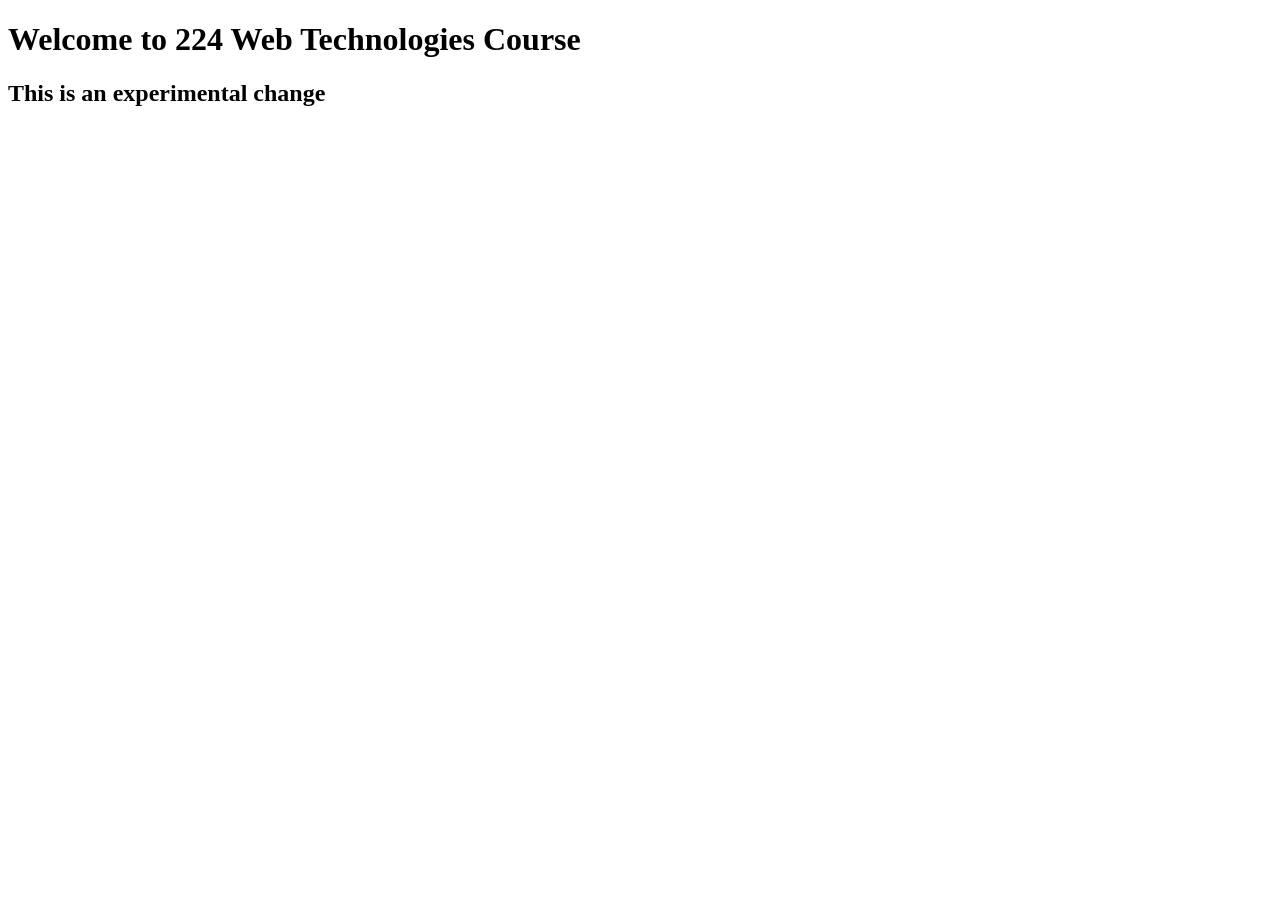
<file: Index.html>
<!Doctype html>
<html>

  <head>
    <title>Lab_01</title>
  </head>

  <body>
    <!-- This is my first HTML page for Lab 01 -->
    <h1>Welcome to 224 Web Technologies Course</h1>
	<h2>This is an experimental change</h2> 
  </body>
</html>
</file>
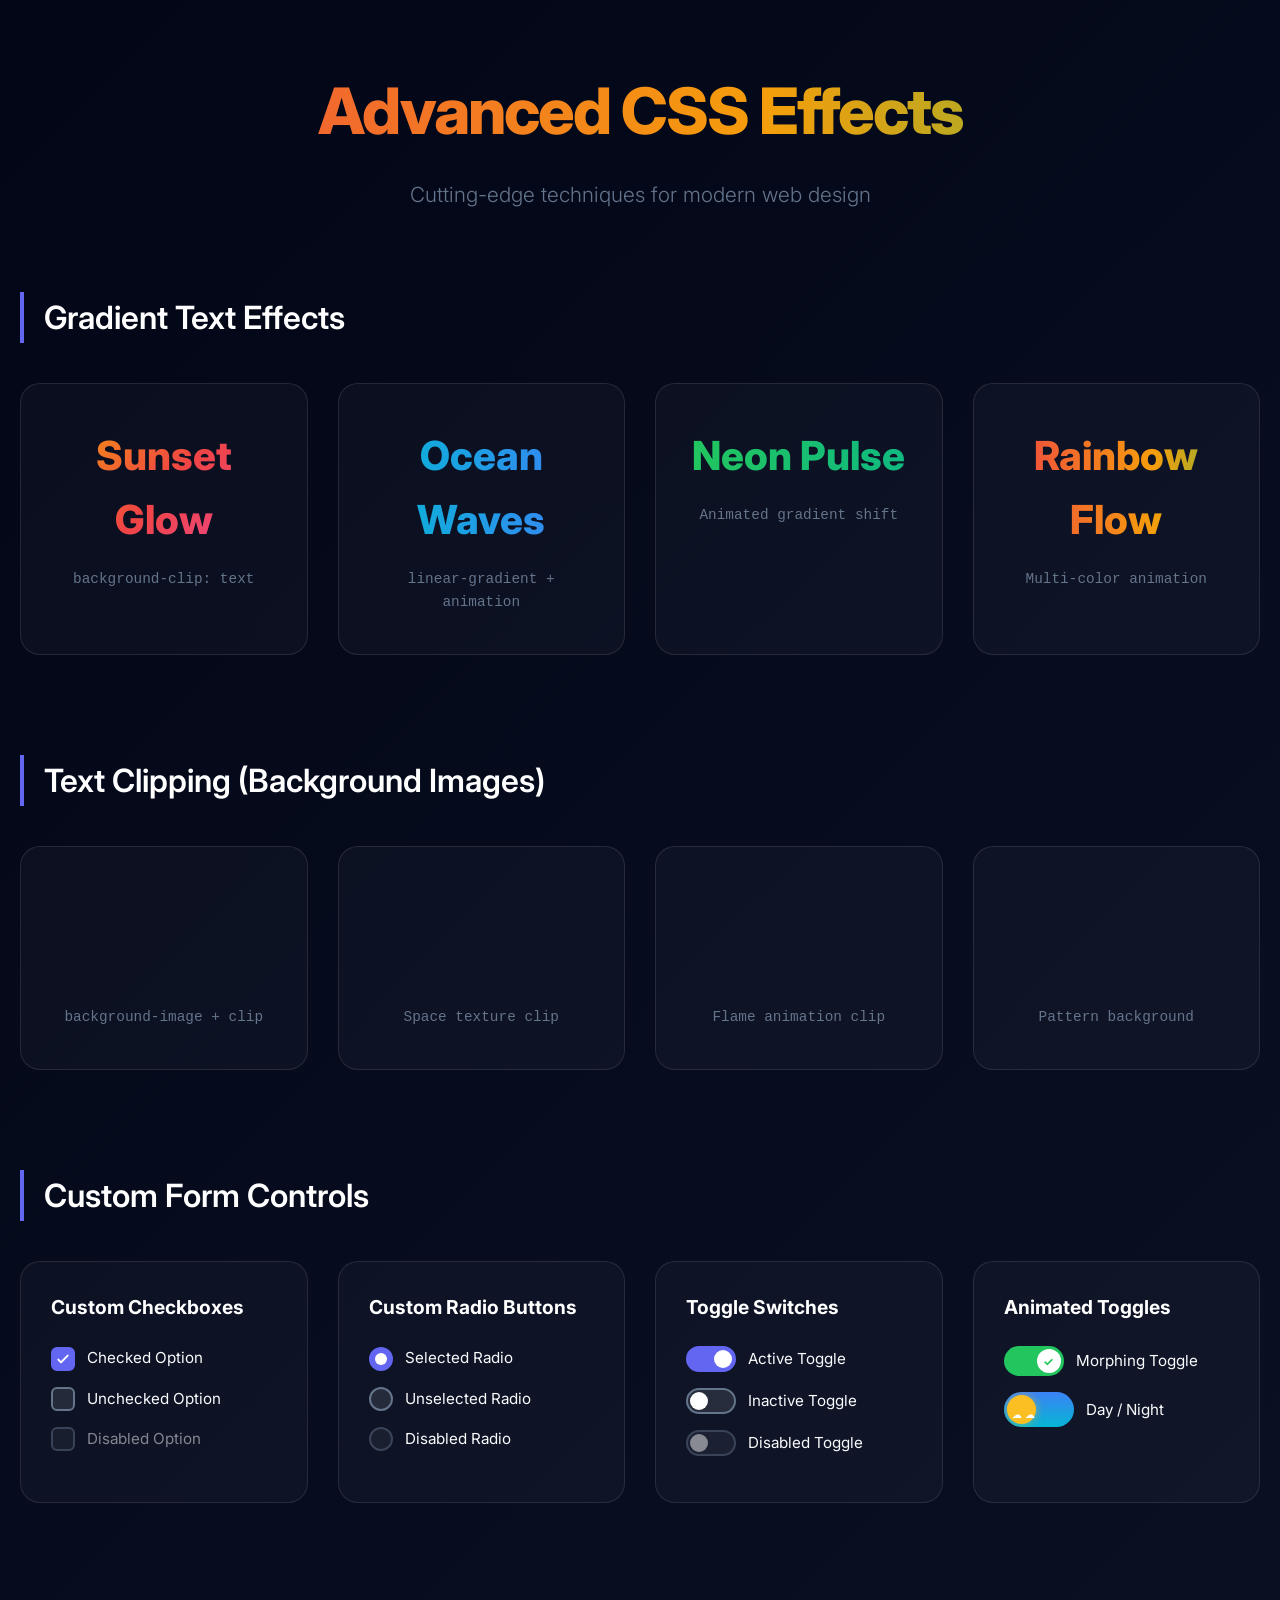
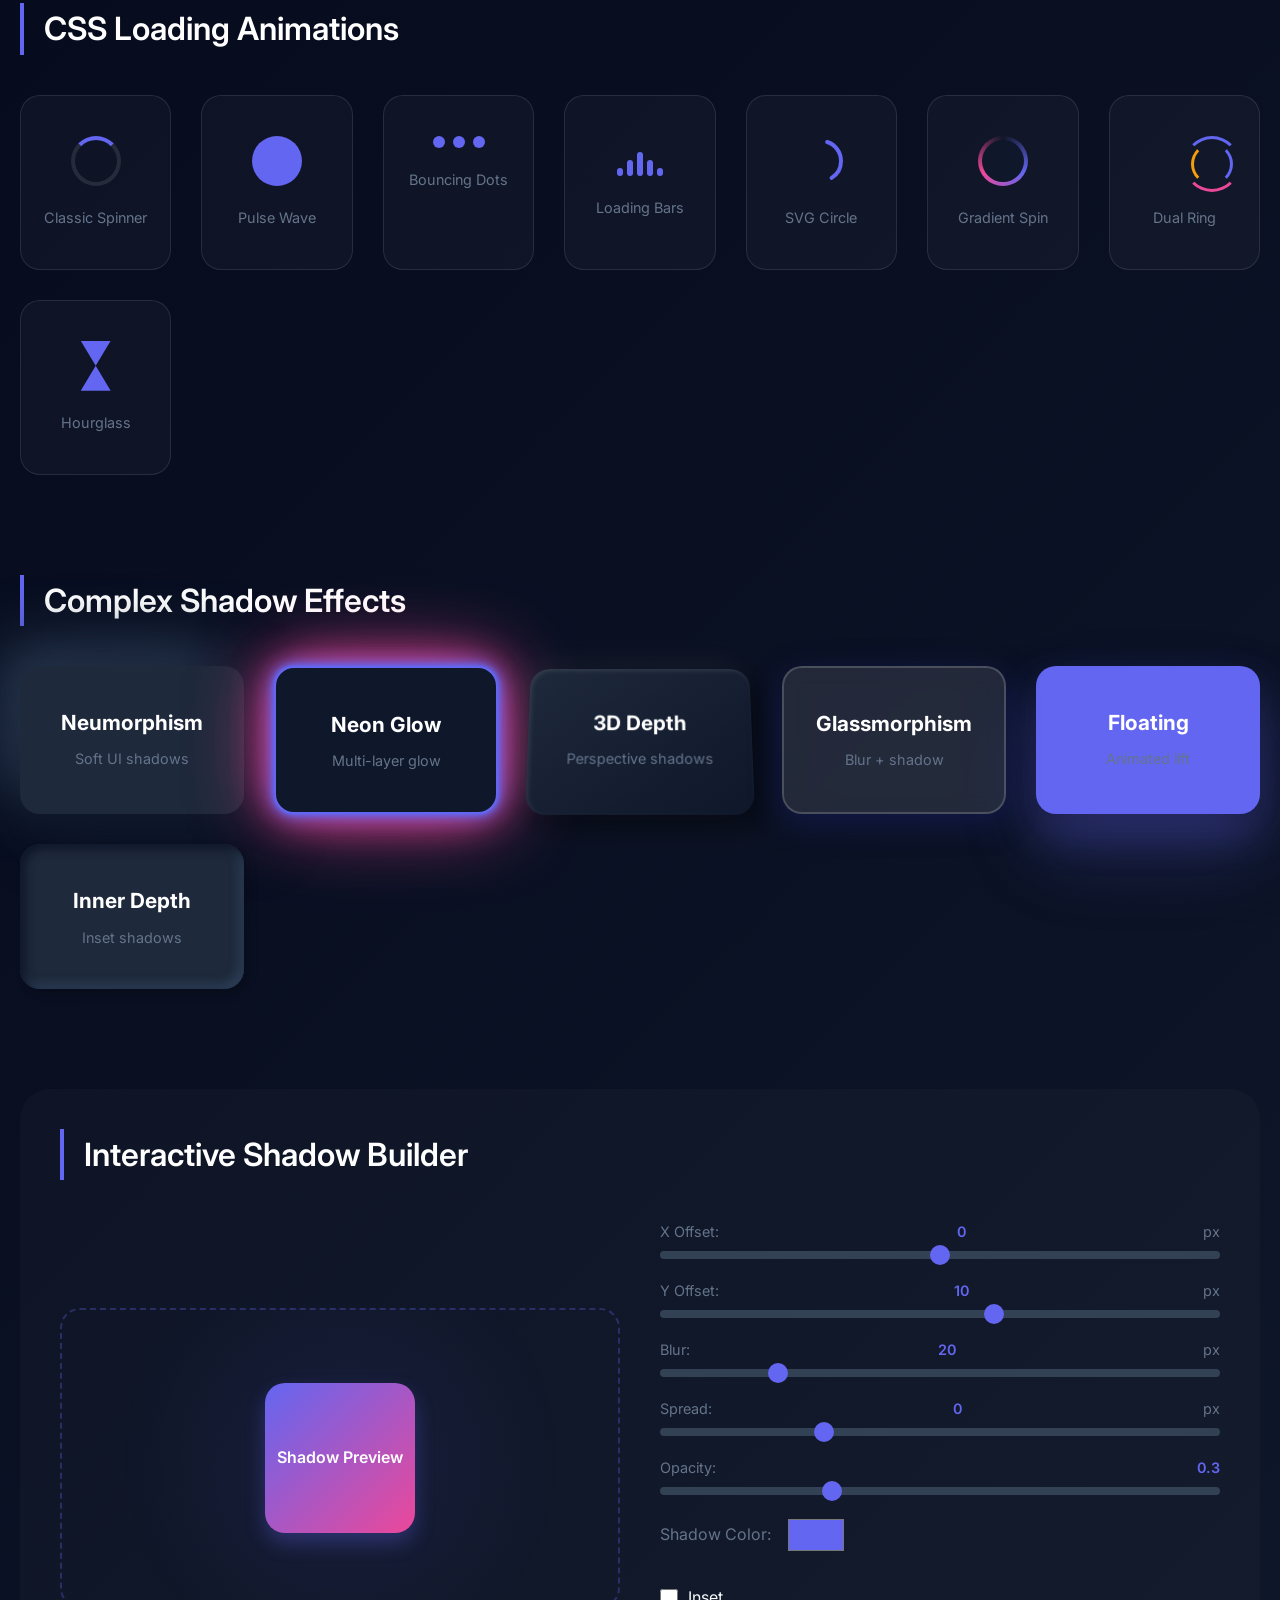
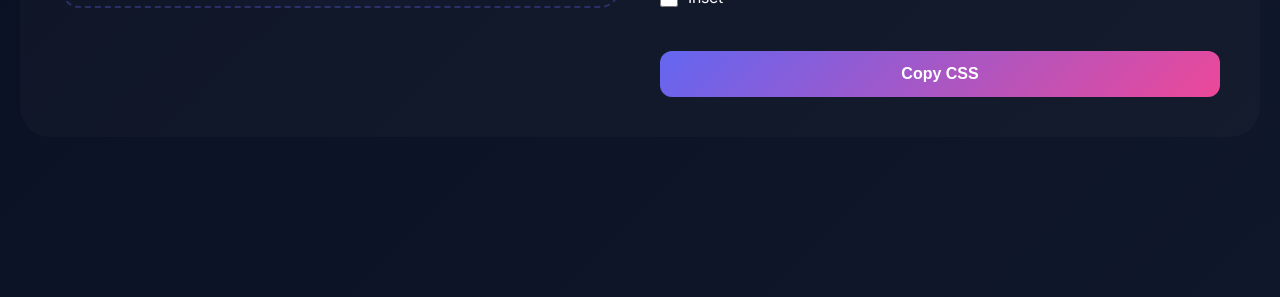
<file: Coding/Advanced_Effects_Showcase.html>
<!DOCTYPE html>
<html lang="en">
<head>
    <meta charset="UTF-8">
    <meta name="viewport" content="width=device-width, initial-scale=1.0">
    <title>Advanced CSS Effects Showcase</title>
    <link href="https://fonts.googleapis.com/css2?family=Inter:wght@300;400;600;800&family=Playfair+Display:wght@700;900&display=swap" rel="stylesheet">
    <link rel="stylesheet" href="Advanced_Effects_Showcase.css">
</head>
<body>
    <div class="container">
        
        <!-- Header -->
        <header class="showcase-header">
            <h1 class="gradient-text">Advanced CSS Effects</h1>
            <p class="subtitle">Cutting-edge techniques for modern web design</p>
        </header>

        <!-- Section 1: Gradient Text Effects -->
        <section class="effect-section">
            <h2 class="section-title">Gradient Text Effects</h2>
            <div class="grid">
                <div class="text-card">
                    <h3 class="gradient-text-1">Sunset Glow</h3>
                    <p class="effect-code">background-clip: text</p>
                </div>
                <div class="text-card">
                    <h3 class="gradient-text-2">Ocean Waves</h3>
                    <p class="effect-code">linear-gradient + animation</p>
                </div>
                <div class="text-card">
                    <h3 class="gradient-text-3">Neon Pulse</h3>
                    <p class="effect-code">Animated gradient shift</p>
                </div>
                <div class="text-card">
                    <h3 class="gradient-text-4">Rainbow Flow</h3>
                    <p class="effect-code">Multi-color animation</p>
                </div>
            </div>
        </section>

        <!-- Section 2: Text Clipping with Background Images -->
        <section class="effect-section">
            <h2 class="section-title">Text Clipping (Background Images)</h2>
            <div class="grid">
                <div class="clip-card">
                    <h3 class="clip-text-1">Nature</h3>
                    <p class="effect-code">background-image + clip</p>
                </div>
                <div class="clip-card">
                    <h3 class="clip-text-2">Galaxy</h3>
                    <p class="effect-code">Space texture clip</p>
                </div>
                <div class="clip-card">
                    <h3 class="clip-text-3">Fire</h3>
                    <p class="effect-code">Flame animation clip</p>
                </div>
                <div class="clip-card">
                    <h3 class="clip-text-4">Abstract</h3>
                    <p class="effect-code">Pattern background</p>
                </div>
            </div>
        </section>

        <!-- Section 3: Custom Checkboxes & Radio Buttons -->
        <section class="effect-section">
            <h2 class="section-title">Custom Form Controls</h2>
            <div class="form-grid">
                
                <!-- Custom Checkboxes -->
                <div class="form-card">
                    <h3>Custom Checkboxes</h3>
                    <label class="custom-checkbox">
                        <input type="checkbox" checked>
                        <span class="checkmark">
                            <svg viewBox="0 0 24 24"><path d="M5 13l4 4L19 7"/></svg>
                        </span>
                        <span class="label-text">Checked Option</span>
                    </label>
                    <label class="custom-checkbox">
                        <input type="checkbox">
                        <span class="checkmark">
                            <svg viewBox="0 0 24 24"><path d="M5 13l4 4L19 7"/></svg>
                        </span>
                        <span class="label-text">Unchecked Option</span>
                    </label>
                    <label class="custom-checkbox">
                        <input type="checkbox" disabled>
                        <span class="checkmark">
                            <svg viewBox="0 0 24 24"><path d="M5 13l4 4L19 7"/></svg>
                        </span>
                        <span class="label-text">Disabled Option</span>
                    </label>
                </div>

                <!-- Custom Radio Buttons -->
                <div class="form-card">
                    <h3>Custom Radio Buttons</h3>
                    <label class="custom-radio">
                        <input type="radio" name="radio-group" checked>
                        <span class="radiomark"></span>
                        <span class="label-text">Selected Radio</span>
                    </label>
                    <label class="custom-radio">
                        <input type="radio" name="radio-group">
                        <span class="radiomark"></span>
                        <span class="label-text">Unselected Radio</span>
                    </label>
                    <label class="custom-radio">
                        <input type="radio" name="radio-group" disabled>
                        <span class="radiomark"></span>
                        <span class="label-text">Disabled Radio</span>
                    </label>
                </div>

                <!-- Toggle Switches -->
                <div class="form-card">
                    <h3>Toggle Switches</h3>
                    <label class="toggle-switch">
                        <input type="checkbox" checked>
                        <span class="toggle-slider">
                            <span class="toggle-knob"></span>
                        </span>
                        <span class="label-text">Active Toggle</span>
                    </label>
                    <label class="toggle-switch">
                        <input type="checkbox">
                        <span class="toggle-slider">
                            <span class="toggle-knob"></span>
                        </span>
                        <span class="label-text">Inactive Toggle</span>
                    </label>
                    <label class="toggle-switch">
                        <input type="checkbox" disabled>
                        <span class="toggle-slider">
                            <span class="toggle-knob"></span>
                        </span>
                        <span class="label-text">Disabled Toggle</span>
                    </label>
                </div>

                <!-- Animated Toggles -->
                <div class="form-card">
                    <h3>Animated Toggles</h3>
                    <label class="toggle-animated">
                        <input type="checkbox" checked>
                        <span class="animated-slider">
                            <span class="animated-knob">
                                <span class="icon-on">✓</span>
                                <span class="icon-off">✕</span>
                            </span>
                        </span>
                        <span class="label-text">Morphing Toggle</span>
                    </label>
                    <label class="toggle-daynight">
                        <input type="checkbox" id="dayNightToggle">
                        <span class="daynight-slider">
                            <span class="celestial-body"></span>
                            <span class="stars">✦ ✦ ✦</span>
                            <span class="clouds">☁ ☁</span>
                        </span>
                        <span class="label-text">Day / Night</span>
                    </label>
                </div>
            </div>
        </section>

        <!-- Section 4: Loading Animations -->
        <section class="effect-section">
            <h2 class="section-title">CSS Loading Animations</h2>
            <div class="loader-grid">
                
                <!-- Spinner -->
                <div class="loader-card">
                    <div class="loader spinner"></div>
                    <p class="loader-name">Classic Spinner</p>
                </div>

                <!-- Pulse -->
                <div class="loader-card">
                    <div class="loader pulse"></div>
                    <p class="loader-name">Pulse Wave</p>
                </div>

                <!-- Dots -->
                <div class="loader-card">
                    <div class="loader dots">
                        <span></span>
                        <span></span>
                        <span></span>
                    </div>
                    <p class="loader-name">Bouncing Dots</p>
                </div>

                <!-- Bars -->
                <div class="loader-card">
                    <div class="loader bars">
                        <span></span>
                        <span></span>
                        <span></span>
                        <span></span>
                        <span></span>
                    </div>
                    <p class="loader-name">Loading Bars</p>
                </div>

                <!-- Circle -->
                <div class="loader-card">
                    <div class="loader circle-loader">
                        <svg viewBox="0 0 50 50">
                            <circle cx="25" cy="25" r="20"></circle>
                        </svg>
                    </div>
                    <p class="loader-name">SVG Circle</p>
                </div>

                <!-- Gradient -->
                <div class="loader-card">
                    <div class="loader gradient-spinner"></div>
                    <p class="loader-name">Gradient Spin</p>
                </div>

                <!-- Dual Ring -->
                <div class="loader-card">
                    <div class="loader dual-ring"></div>
                    <p class="loader-name">Dual Ring</p>
                </div>

                <!-- Hourglass -->
                <div class="loader-card">
                    <div class="loader hourglass"></div>
                    <p class="loader-name">Hourglass</p>
                </div>
            </div>
        </section>

        <!-- Section 5: Complex Shadow Effects -->
        <section class="effect-section">
            <h2 class="section-title">Complex Shadow Effects</h2>
            <div class="shadow-grid">
                
                <!-- Neumorphism -->
                <div class="shadow-card neumorphic">
                    <h4>Neumorphism</h4>
                    <p>Soft UI shadows</p>
                </div>

                <!-- Neon Glow -->
                <div class="shadow-card neon-glow">
                    <h4>Neon Glow</h4>
                    <p>Multi-layer glow</p>
                </div>

                <!-- 3D Depth -->
                <div class="shadow-card depth-3d">
                    <h4>3D Depth</h4>
                    <p>Perspective shadows</p>
                </div>

                <!-- Glassmorphism -->
                <div class="shadow-card glassmorphic">
                    <h4>Glassmorphism</h4>
                    <p>Blur + shadow</p>
                </div>

                <!-- Floating -->
                <div class="shadow-card floating">
                    <h4>Floating</h4>
                    <p>Animated lift</p>
                </div>

                <!-- Inner Shadow -->
                <div class="shadow-card inner-shadow">
                    <h4>Inner Depth</h4>
                    <p>Inset shadows</p>
                </div>
            </div>
        </section>

        <!-- Section 6: Interactive Demo -->
        <section class="effect-section demo-section">
            <h2 class="section-title">Interactive Shadow Builder</h2>
            <div class="shadow-builder">
                <div class="preview-area">
                    <div class="shadow-preview" id="shadowPreview">Shadow Preview</div>
                </div>
                <div class="controls-area">
                    <div class="control-group">
                        <label>X Offset: <span id="xVal">0</span>px</label>
                        <input type="range" id="xOffset" min="-50" max="50" value="0">
                    </div>
                    <div class="control-group">
                        <label>Y Offset: <span id="yVal">10</span>px</label>
                        <input type="range" id="yOffset" min="-50" max="50" value="10">
                    </div>
                    <div class="control-group">
                        <label>Blur: <span id="blurVal">20</span>px</label>
                        <input type="range" id="blurRadius" min="0" max="100" value="20">
                    </div>
                    <div class="control-group">
                        <label>Spread: <span id="spreadVal">0</span>px</label>
                        <input type="range" id="spreadRadius" min="-20" max="50" value="0">
                    </div>
                    <div class="control-group">
                        <label>Opacity: <span id="opacityVal">0.3</span></label>
                        <input type="range" id="shadowOpacity" min="0" max="1" step="0.1" value="0.3">
                    </div>
                    <div class="color-picker">
                        <label>Shadow Color:</label>
                        <input type="color" id="shadowColor" value="#6366f1">
                    </div>
                    <div class="toggle-options">
                        <label class="inline-toggle">
                            <input type="checkbox" id="insetShadow">
                            <span>Inset</span>
                        </label>
                    </div>
                    <button class="copy-btn" id="copyCSS">Copy CSS</button>
                </div>
            </div>
        </section>

    </div>

    <script src="Advanced_Effects_Showcase.js"></script>
</body>
</html>
</file>
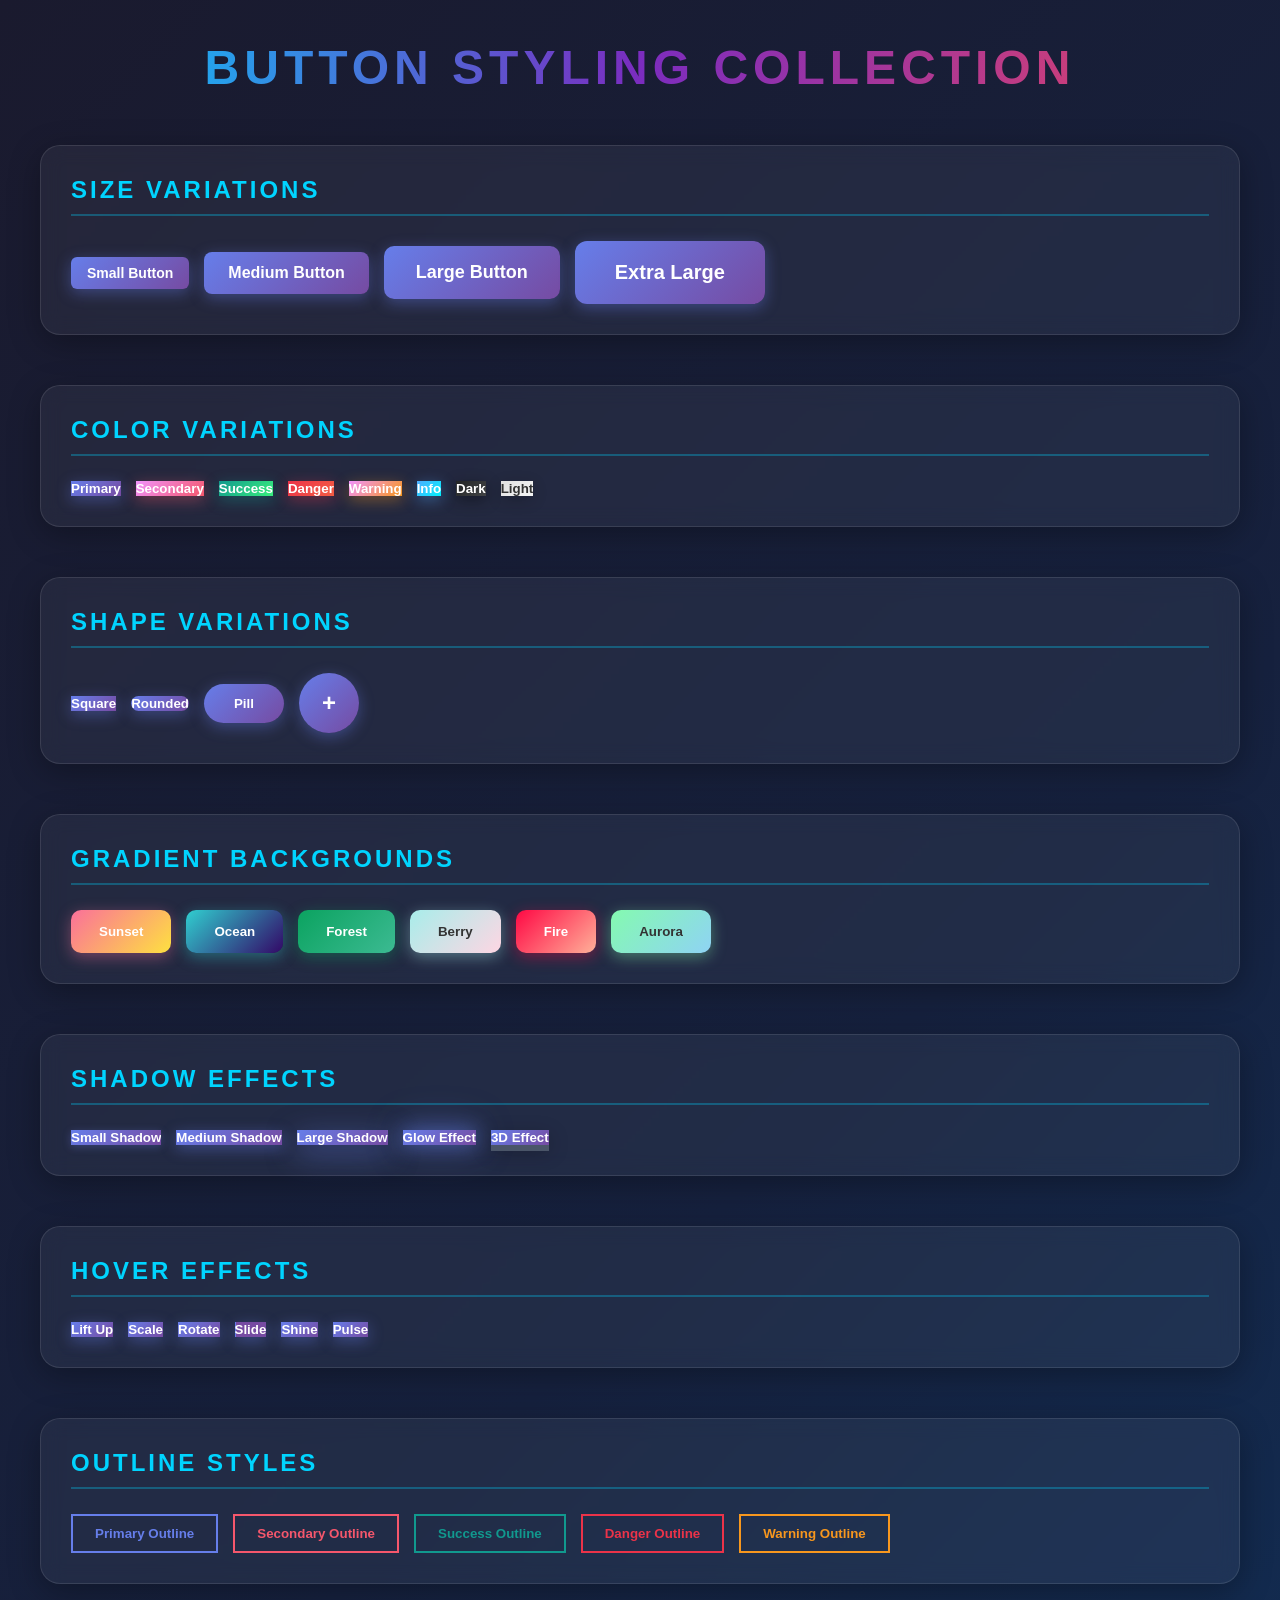
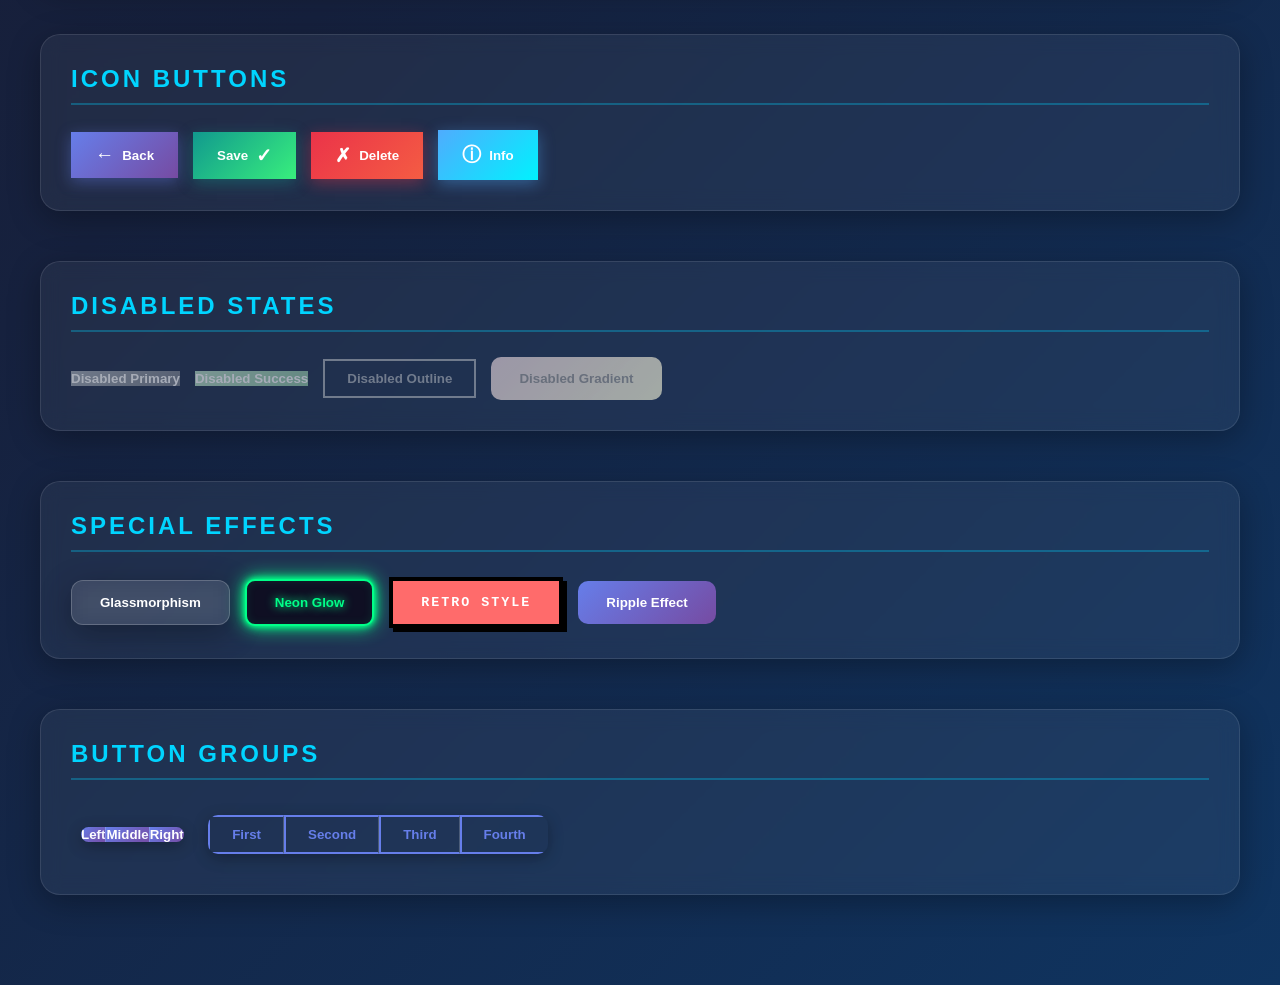
<file: Coding/button_collection.html>
<!DOCTYPE html>
<html lang="en">
<head>
    <meta charset="UTF-8">
    <meta name="viewport" content="width=device-width, initial-scale=1.0">
    <title>Button Styling Collection</title>
    <link rel="stylesheet" href="button_collection.css">
</head>
<body>

    <h1>Button Styling Collection</h1>

    <!-- Size Variations -->
    <section class="button-section">
        <h2>Size Variations</h2>
        <div class="button-group">
            <button class="btn btn-small btn-primary">Small Button</button>
            <button class="btn btn-medium btn-primary">Medium Button</button>
            <button class="btn btn-large btn-primary">Large Button</button>
            <button class="btn btn-xlarge btn-primary">Extra Large</button>
        </div>
    </section>

    <!-- Color Variations -->
    <section class="button-section">
        <h2>Color Variations</h2>
        <div class="button-group">
            <button class="btn btn-primary">Primary</button>
            <button class="btn btn-secondary">Secondary</button>
            <button class="btn btn-success">Success</button>
            <button class="btn btn-danger">Danger</button>
            <button class="btn btn-warning">Warning</button>
            <button class="btn btn-info">Info</button>
            <button class="btn btn-dark">Dark</button>
            <button class="btn btn-light">Light</button>
        </div>
    </section>

    <!-- Shape Variations -->
    <section class="button-section">
        <h2>Shape Variations</h2>
        <div class="button-group">
            <button class="btn btn-primary btn-square">Square</button>
            <button class="btn btn-primary btn-rounded">Rounded</button>
            <button class="btn btn-primary btn-pill">Pill</button>
            <button class="btn btn-primary btn-circle">+</button>
        </div>
    </section>

    <!-- Gradient Buttons -->
    <section class="button-section">
        <h2>Gradient Backgrounds</h2>
        <div class="button-group">
            <button class="btn btn-gradient-1">Sunset</button>
            <button class="btn btn-gradient-2">Ocean</button>
            <button class="btn btn-gradient-3">Forest</button>
            <button class="btn btn-gradient-4">Berry</button>
            <button class="btn btn-gradient-5">Fire</button>
            <button class="btn btn-gradient-6">Aurora</button>
        </div>
    </section>

    <!-- Shadow Effects -->
    <section class="button-section">
        <h2>Shadow Effects</h2>
        <div class="button-group">
            <button class="btn btn-primary btn-shadow-sm">Small Shadow</button>
            <button class="btn btn-primary btn-shadow-md">Medium Shadow</button>
            <button class="btn btn-primary btn-shadow-lg">Large Shadow</button>
            <button class="btn btn-primary btn-shadow-glow">Glow Effect</button>
            <button class="btn btn-primary btn-shadow-3d">3D Effect</button>
        </div>
    </section>

    <!-- Hover Effects -->
    <section class="button-section">
        <h2>Hover Effects</h2>
        <div class="button-group">
            <button class="btn btn-primary btn-hover-lift">Lift Up</button>
            <button class="btn btn-primary btn-hover-scale">Scale</button>
            <button class="btn btn-primary btn-hover-rotate">Rotate</button>
            <button class="btn btn-primary btn-hover-slide">Slide</button>
            <button class="btn btn-primary btn-hover-shine">Shine</button>
            <button class="btn btn-primary btn-hover-pulse">Pulse</button>
        </div>
    </section>

    <!-- Outline Buttons -->
    <section class="button-section">
        <h2>Outline Styles</h2>
        <div class="button-group">
            <button class="btn btn-outline-primary">Primary Outline</button>
            <button class="btn btn-outline-secondary">Secondary Outline</button>
            <button class="btn btn-outline-success">Success Outline</button>
            <button class="btn btn-outline-danger">Danger Outline</button>
            <button class="btn btn-outline-warning">Warning Outline</button>
        </div>
    </section>

    <!-- Icon Buttons -->
    <section class="button-section">
        <h2>Icon Buttons</h2>
        <div class="button-group">
            <button class="btn btn-primary btn-icon">
                <span class="icon">&#8592;</span> Back
            </button>
            <button class="btn btn-success btn-icon">
                Save <span class="icon">&#10003;</span>
            </button>
            <button class="btn btn-danger btn-icon">
                <span class="icon">&#10007;</span> Delete
            </button>
            <button class="btn btn-info btn-icon">
                <span class="icon">&#9432;</span> Info
            </button>
        </div>
    </section>

    <!-- Disabled States -->
    <section class="button-section">
        <h2>Disabled States</h2>
        <div class="button-group">
            <button class="btn btn-primary" disabled>Disabled Primary</button>
            <button class="btn btn-success" disabled>Disabled Success</button>
            <button class="btn btn-outline-primary" disabled>Disabled Outline</button>
            <button class="btn btn-gradient-1" disabled>Disabled Gradient</button>
        </div>
    </section>

    <!-- Special Effects -->
    <section class="button-section">
        <h2>Special Effects</h2>
        <div class="button-group">
            <button class="btn btn-glass">Glassmorphism</button>
            <button class="btn btn-neon">Neon Glow</button>
            <button class="btn btn-retro">Retro Style</button>
            <button class="btn btn-ripple">Ripple Effect</button>
        </div>
    </section>

    <!-- Button Groups -->
    <section class="button-section">
        <h2>Button Groups</h2>
        <div class="btn-group">
            <button class="btn btn-primary">Left</button>
            <button class="btn btn-primary">Middle</button>
            <button class="btn btn-primary">Right</button>
        </div>
        <div class="btn-group">
            <button class="btn btn-outline-primary">First</button>
            <button class="btn btn-outline-primary">Second</button>
            <button class="btn btn-outline-primary">Third</button>
            <button class="btn btn-outline-primary">Fourth</button>
        </div>
    </section>

</body>
</html>
</file>
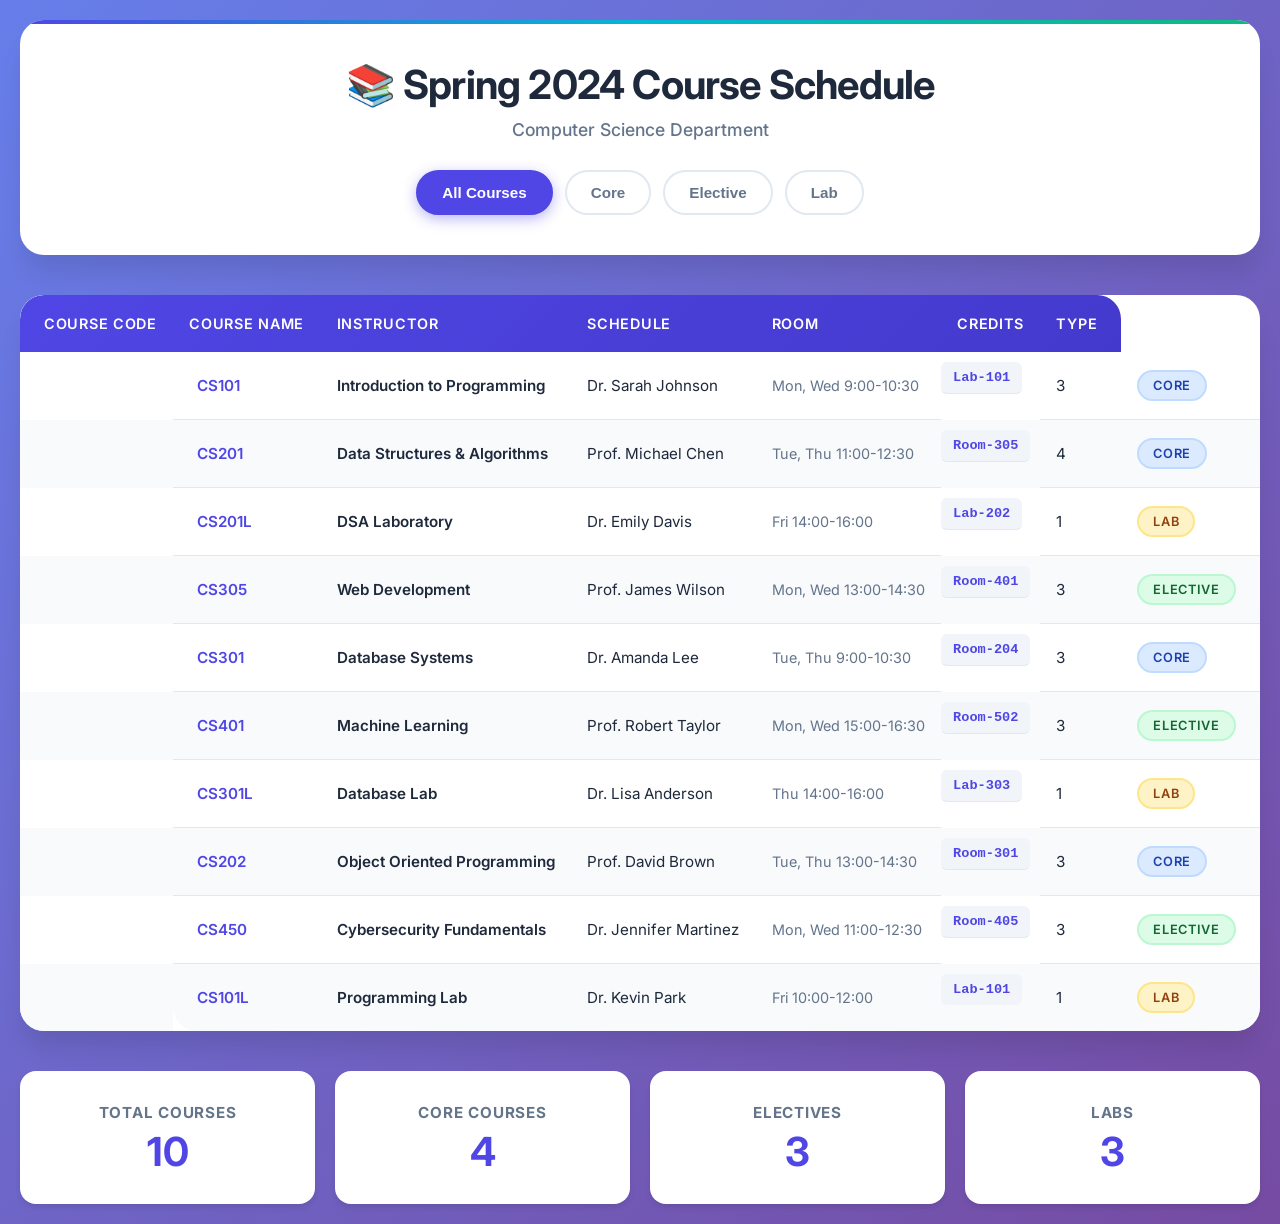
<file: Coding/course_script.html>
<!DOCTYPE html>
<html lang="en">
<head>
    <meta charset="UTF-8">
    <meta name="viewport" content="width=device-width, initial-scale=1.0">
    <title>Course Schedule - Spring 2024</title>
    <link rel="stylesheet" href="course_styles.css">
    <link href="https://fonts.googleapis.com/css2?family=Inter:wght@300;400;500;600;700&display=swap" rel="stylesheet">
</head>
<body>
    <div class="container">
        <header class="page-header">
            <h1>📚 Spring 2024 Course Schedule</h1>
            <p class="subtitle">Computer Science Department</p>
            
            <!-- Filter Controls -->
            <div class="filters">
                <button class="filter-btn active" data-filter="all">All Courses</button>
                <button class="filter-btn" data-filter="core">Core</button>
                <button class="filter-btn" data-filter="elective">Elective</button>
                <button class="filter-btn" data-filter="lab">Lab</button>
            </div>
        </header>

        <!-- Course Schedule Table -->
        <div class="table-wrapper">
            <table class="course-table" id="courseTable">
                <thead>
                    <tr>
                        <th>Course Code</th>
                        <th>Course Name</th>
                        <th>Instructor</th>
                        <th>Schedule</th>
                        <th>Room</th>
                        <th>Credits</th>
                        <th>Type</th>
                    </tr>
                </thead>
                <tbody>
                    <tr data-type="core">
                        <td>CS101</td>
                        <td>Introduction to Programming</td>
                        <td>Dr. Sarah Johnson</td>
                        <td>Mon, Wed 9:00-10:30</td>
                        <td>Lab-101</td>
                        <td>3</td>
                        <td><span class="badge core">Core</span></td>
                    </tr>
                    <tr data-type="core">
                        <td>CS201</td>
                        <td>Data Structures & Algorithms</td>
                        <td>Prof. Michael Chen</td>
                        <td>Tue, Thu 11:00-12:30</td>
                        <td>Room-305</td>
                        <td>4</td>
                        <td><span class="badge core">Core</span></td>
                    </tr>
                    <tr data-type="lab">
                        <td>CS201L</td>
                        <td>DSA Laboratory</td>
                        <td>Dr. Emily Davis</td>
                        <td>Fri 14:00-16:00</td>
                        <td>Lab-202</td>
                        <td>1</td>
                        <td><span class="badge lab">Lab</span></td>
                    </tr>
                    <tr data-type="elective">
                        <td>CS305</td>
                        <td>Web Development</td>
                        <td>Prof. James Wilson</td>
                        <td>Mon, Wed 13:00-14:30</td>
                        <td>Room-401</td>
                        <td>3</td>
                        <td><span class="badge elective">Elective</span></td>
                    </tr>
                    <tr data-type="core">
                        <td>CS301</td>
                        <td>Database Systems</td>
                        <td>Dr. Amanda Lee</td>
                        <td>Tue, Thu 9:00-10:30</td>
                        <td>Room-204</td>
                        <td>3</td>
                        <td><span class="badge core">Core</span></td>
                    </tr>
                    <tr data-type="elective">
                        <td>CS401</td>
                        <td>Machine Learning</td>
                        <td>Prof. Robert Taylor</td>
                        <td>Mon, Wed 15:00-16:30</td>
                        <td>Room-502</td>
                        <td>3</td>
                        <td><span class="badge elective">Elective</span></td>
                    </tr>
                    <tr data-type="lab">
                        <td>CS301L</td>
                        <td>Database Lab</td>
                        <td>Dr. Lisa Anderson</td>
                        <td>Thu 14:00-16:00</td>
                        <td>Lab-303</td>
                        <td>1</td>
                        <td><span class="badge lab">Lab</span></td>
                    </tr>
                    <tr data-type="core">
                        <td>CS202</td>
                        <td>Object Oriented Programming</td>
                        <td>Prof. David Brown</td>
                        <td>Tue, Thu 13:00-14:30</td>
                        <td>Room-301</td>
                        <td>3</td>
                        <td><span class="badge core">Core</span></td>
                    </tr>
                    <tr data-type="elective">
                        <td>CS450</td>
                        <td>Cybersecurity Fundamentals</td>
                        <td>Dr. Jennifer Martinez</td>
                        <td>Mon, Wed 11:00-12:30</td>
                        <td>Room-405</td>
                        <td>3</td>
                        <td><span class="badge elective">Elective</span></td>
                    </tr>
                    <tr data-type="lab">
                        <td>CS101L</td>
                        <td>Programming Lab</td>
                        <td>Dr. Kevin Park</td>
                        <td>Fri 10:00-12:00</td>
                        <td>Lab-101</td>
                        <td>1</td>
                        <td><span class="badge lab">Lab</span></td>
                    </tr>
                </tbody>
            </table>
        </div>

        <!-- Summary Cards -->
        <div class="summary-section">
            <div class="summary-card">
                <h3>Total Courses</h3>
                <p class="count" id="totalCount">10</p>
            </div>
            <div class="summary-card">
                <h3>Core Courses</h3>
                <p class="count" id="coreCount">4</p>
            </div>
            <div class="summary-card">
                <h3>Electives</h3>
                <p class="count" id="electiveCount">3</p>
            </div>
            <div class="summary-card">
                <h3>Labs</h3>
                <p class="count" id="labCount">3</p>
            </div>
        </div>
    </div>

    <script src="course_script.js"></script>
</body>
</html>
</file>
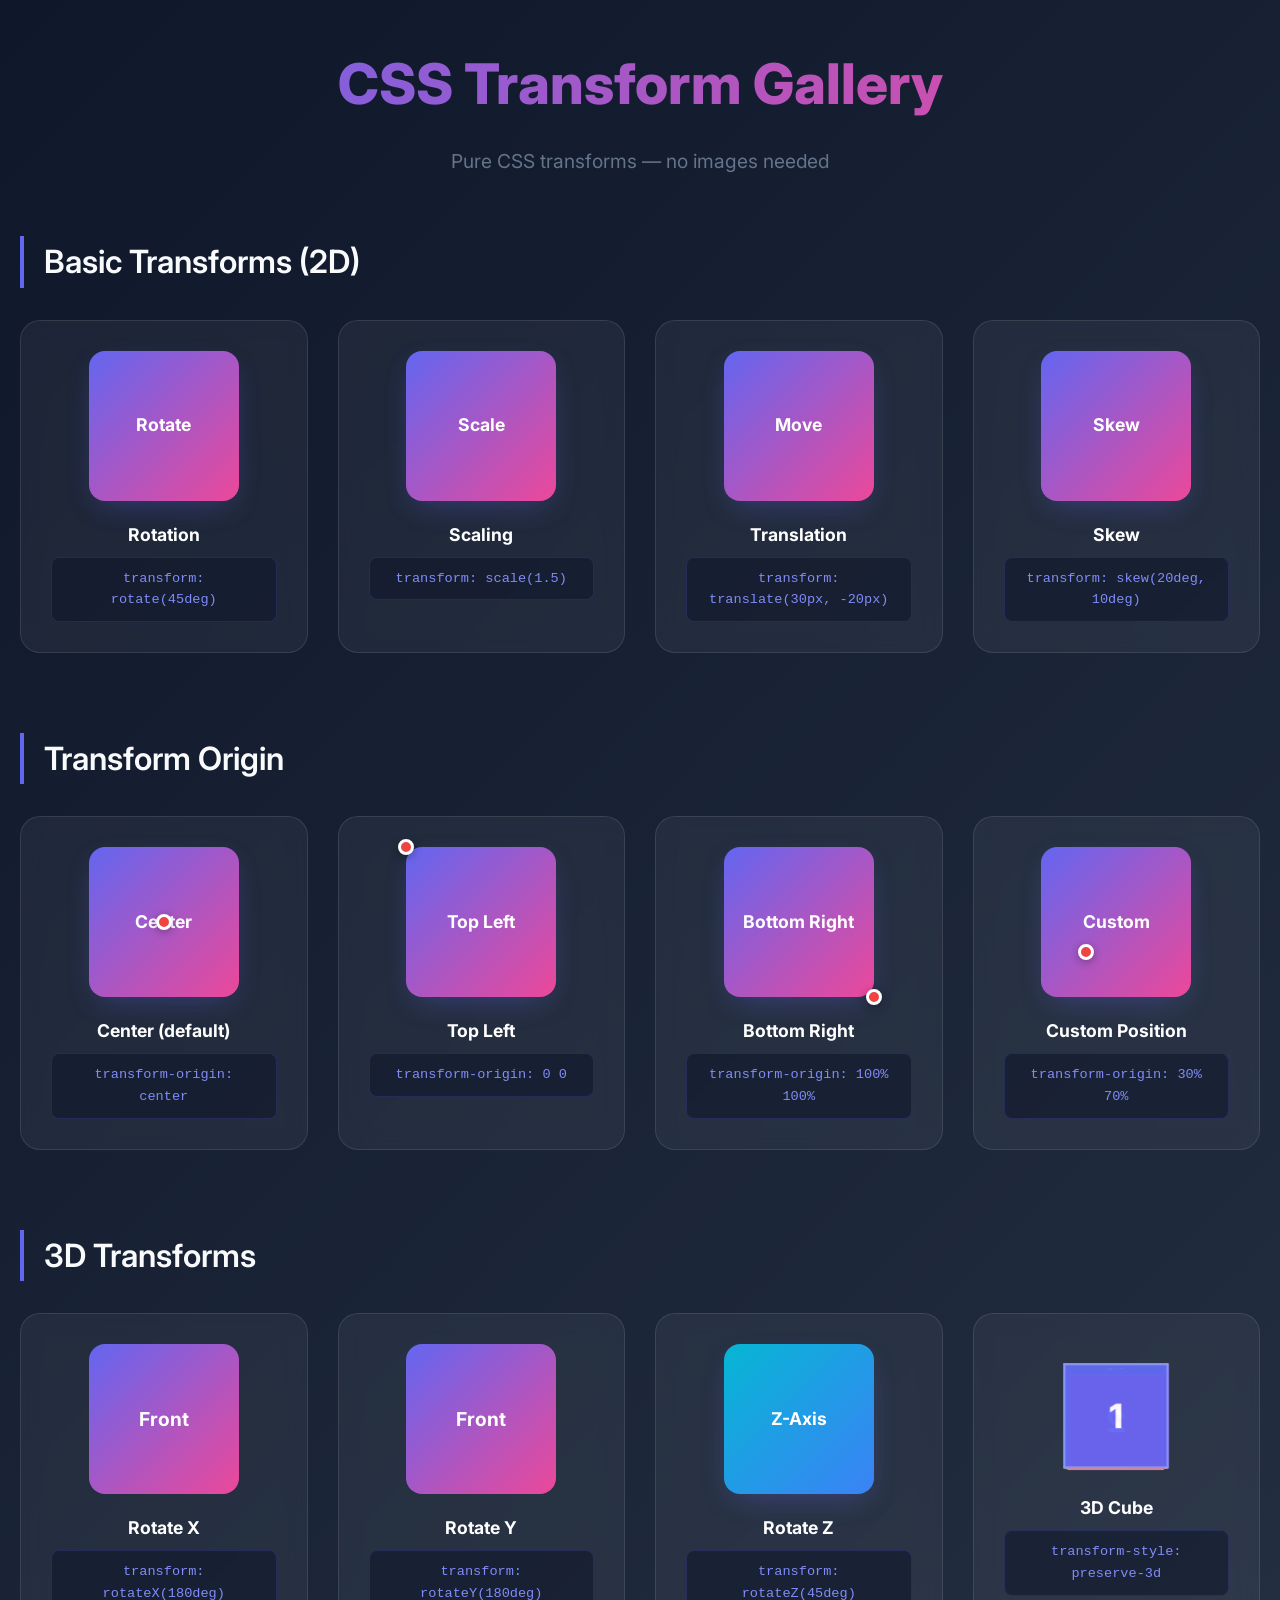
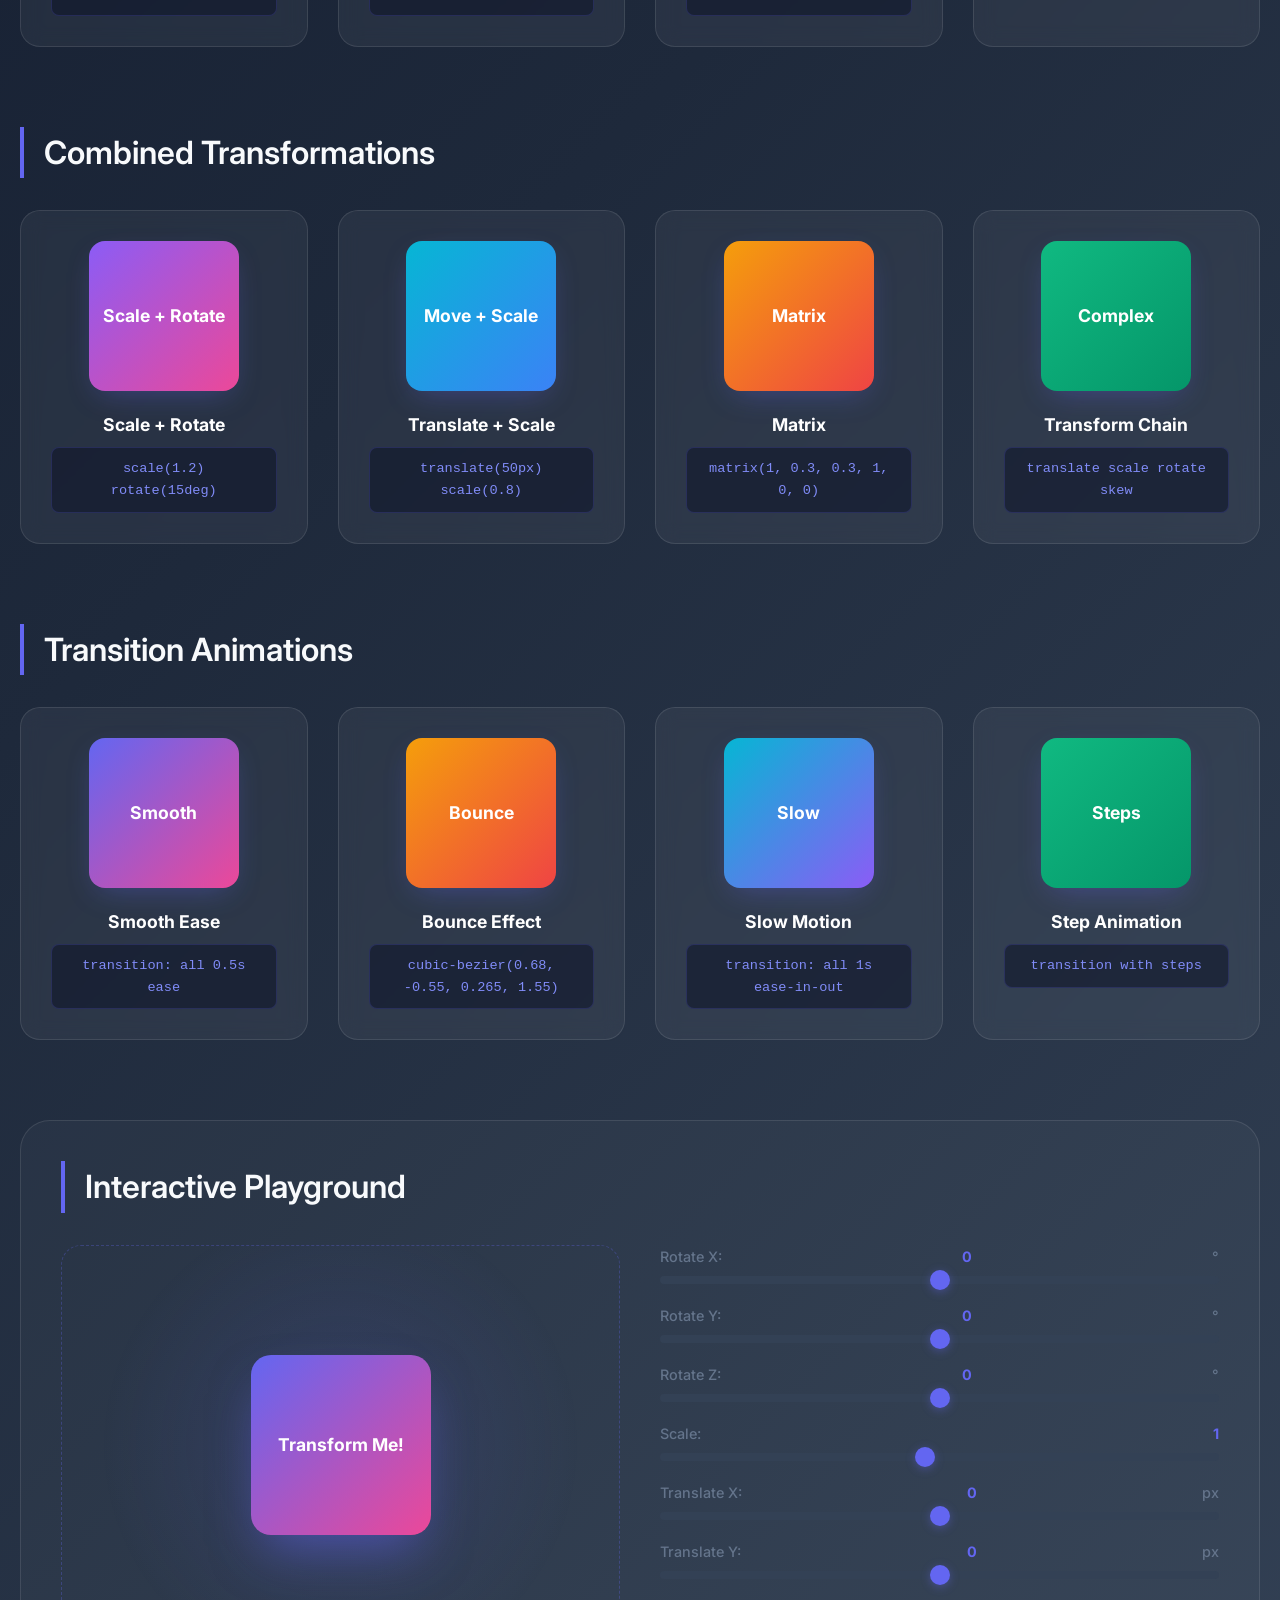
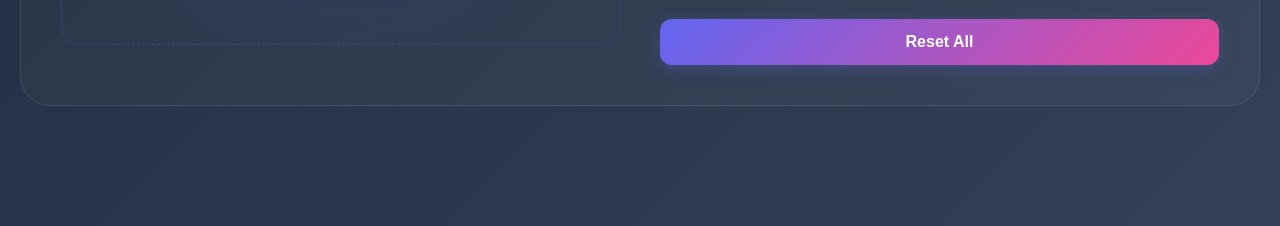
<file: Coding/CSS_Transform_Gallery.html>
<!DOCTYPE html>
<html lang="en">
<head>
    <meta charset="UTF-8">
    <meta name="viewport" content="width=device-width, initial-scale=1.0">
    <title>CSS Transform Gallery</title>
    <link href="https://fonts.googleapis.com/css2?family=Inter:wght@300;400;600;800&display=swap" rel="stylesheet">
    <link rel="stylesheet" href="CSS_Transform_Gallery.css">
</head>
<body>
    <div class="container">
        <header class="gallery-header">
            <h1>CSS Transform Gallery</h1>
            <p>Pure CSS transforms — no images needed</p>
        </header>

        <!-- Section 1: Basic Transforms -->
        <section class="transform-section">
            <h2 class="section-title">Basic Transforms (2D)</h2>
            <div class="grid">
                
                <!-- Rotation -->
                <div class="card">
                    <div class="transform-box rotate-demo">
                        <div class="box-content">Rotate</div>
                    </div>
                    <div class="card-info">
                        <h3>Rotation</h3>
                        <code>transform: rotate(45deg)</code>
                    </div>
                </div>

                <!-- Scale -->
                <div class="card">
                    <div class="transform-box scale-demo">
                        <div class="box-content">Scale</div>
                    </div>
                    <div class="card-info">
                        <h3>Scaling</h3>
                        <code>transform: scale(1.5)</code>
                    </div>
                </div>

                <!-- Translate -->
                <div class="card">
                    <div class="transform-box translate-demo">
                        <div class="box-content">Move</div>
                    </div>
                    <div class="card-info">
                        <h3>Translation</h3>
                        <code>transform: translate(30px, -20px)</code>
                    </div>
                </div>

                <!-- Skew -->
                <div class="card">
                    <div class="transform-box skew-demo">
                        <div class="box-content">Skew</div>
                    </div>
                    <div class="card-info">
                        <h3>Skew</h3>
                        <code>transform: skew(20deg, 10deg)</code>
                    </div>
                </div>
            </div>
        </section>

        <!-- Section 2: Transform Origin -->
        <section class="transform-section">
            <h2 class="section-title">Transform Origin</h2>
            <div class="grid">
                
                <!-- Center -->
                <div class="card">
                    <div class="transform-box origin-center">
                        <div class="origin-marker"></div>
                        <div class="box-content">Center</div>
                    </div>
                    <div class="card-info">
                        <h3>Center (default)</h3>
                        <code>transform-origin: center</code>
                    </div>
                </div>

                <!-- Top Left -->
                <div class="card">
                    <div class="transform-box origin-topleft">
                        <div class="origin-marker"></div>
                        <div class="box-content">Top Left</div>
                    </div>
                    <div class="card-info">
                        <h3>Top Left</h3>
                        <code>transform-origin: 0 0</code>
                    </div>
                </div>

                <!-- Bottom Right -->
                <div class="card">
                    <div class="transform-box origin-bottomright">
                        <div class="origin-marker"></div>
                        <div class="box-content">Bottom Right</div>
                    </div>
                    <div class="card-info">
                        <h3>Bottom Right</h3>
                        <code>transform-origin: 100% 100%</code>
                    </div>
                </div>

                <!-- Custom -->
                <div class="card">
                    <div class="transform-box origin-custom">
                        <div class="origin-marker"></div>
                        <div class="box-content">Custom</div>
                    </div>
                    <div class="card-info">
                        <h3>Custom Position</h3>
                        <code>transform-origin: 30% 70%</code>
                    </div>
                </div>
            </div>
        </section>

        <!-- Section 3: 3D Transforms -->
        <section class="transform-section">
            <h2 class="section-title">3D Transforms</h2>
            <div class="grid">
                
                <!-- Rotate X -->
                <div class="card perspective-card">
                    <div class="transform-box-3d rotate-x-3d">
                        <div class="face front">Front</div>
                        <div class="face back">Back</div>
                    </div>
                    <div class="card-info">
                        <h3>Rotate X</h3>
                        <code>transform: rotateX(180deg)</code>
                    </div>
                </div>

                <!-- Rotate Y -->
                <div class="card perspective-card">
                    <div class="transform-box-3d rotate-y-3d">
                        <div class="face front">Front</div>
                        <div class="face back">Back</div>
                    </div>
                    <div class="card-info">
                        <h3>Rotate Y</h3>
                        <code>transform: rotateY(180deg)</code>
                    </div>
                </div>

                <!-- Rotate Z -->
                <div class="card perspective-card">
                    <div class="transform-box rotate-z-3d">
                        <div class="box-content">Z-Axis</div>
                    </div>
                    <div class="card-info">
                        <h3>Rotate Z</h3>
                        <code>transform: rotateZ(45deg)</code>
                    </div>
                </div>

                <!-- 3D Cube -->
                <div class="card perspective-card">
                    <div class="cube">
                        <div class="cube-face cube-front">1</div>
                        <div class="cube-face cube-back">2</div>
                        <div class="cube-face cube-right">3</div>
                        <div class="cube-face cube-left">4</div>
                        <div class="cube-face cube-top">5</div>
                        <div class="cube-face cube-bottom">6</div>
                    </div>
                    <div class="card-info">
                        <h3>3D Cube</h3>
                        <code>transform-style: preserve-3d</code>
                    </div>
                </div>
            </div>
        </section>

        <!-- Section 4: Combined Transforms -->
        <section class="transform-section">
            <h2 class="section-title">Combined Transformations</h2>
            <div class="grid">
                
                <!-- Scale + Rotate -->
                <div class="card">
                    <div class="transform-box combined-1">
                        <div class="box-content">Scale + Rotate</div>
                    </div>
                    <div class="card-info">
                        <h3>Scale + Rotate</h3>
                        <code>scale(1.2) rotate(15deg)</code>
                    </div>
                </div>

                <!-- Translate + Scale -->
                <div class="card">
                    <div class="transform-box combined-2">
                        <div class="box-content">Move + Scale</div>
                    </div>
                    <div class="card-info">
                        <h3>Translate + Scale</h3>
                        <code>translate(50px) scale(0.8)</code>
                    </div>
                </div>

                <!-- Matrix -->
                <div class="card">
                    <div class="transform-box matrix-demo">
                        <div class="box-content">Matrix</div>
                    </div>
                    <div class="card-info">
                        <h3>Matrix</h3>
                        <code>matrix(1, 0.3, 0.3, 1, 0, 0)</code>
                    </div>
                </div>

                <!-- Complex Chain -->
                <div class="card">
                    <div class="transform-box complex-demo">
                        <div class="box-content">Complex</div>
                    </div>
                    <div class="card-info">
                        <h3>Transform Chain</h3>
                        <code>translate scale rotate skew</code>
                    </div>
                </div>
            </div>
        </section>

        <!-- Section 5: Transition Animations -->
        <section class="transform-section">
            <h2 class="section-title">Transition Animations</h2>
            <div class="grid">
                
                <!-- Smooth Transition -->
                <div class="card">
                    <div class="transform-box transition-smooth">
                        <div class="box-content">Smooth</div>
                    </div>
                    <div class="card-info">
                        <h3>Smooth Ease</h3>
                        <code>transition: all 0.5s ease</code>
                    </div>
                </div>

                <!-- Bounce Transition -->
                <div class="card">
                    <div class="transform-box transition-bounce">
                        <div class="box-content">Bounce</div>
                    </div>
                    <div class="card-info">
                        <h3>Bounce Effect</h3>
                        <code>cubic-bezier(0.68, -0.55, 0.265, 1.55)</code>
                    </div>
                </div>

                <!-- Slow Motion -->
                <div class="card">
                    <div class="transform-box transition-slow">
                        <div class="box-content">Slow</div>
                    </div>
                    <div class="card-info">
                        <h3>Slow Motion</h3>
                        <code>transition: all 1s ease-in-out</code>
                    </div>
                </div>

                <!-- Step Animation -->
                <div class="card">
                    <div class="transform-box transition-step">
                        <div class="box-content">Steps</div>
                    </div>
                    <div class="card-info">
                        <h3>Step Animation</h3>
                        <code>transition with steps</code>
                    </div>
                </div>
            </div>
        </section>

        <!-- Section 6: Interactive Playground -->
        <section class="transform-section playground-section">
            <h2 class="section-title">Interactive Playground</h2>
            <div class="playground">
                <div class="playground-stage">
                    <div class="playground-box" id="playgroundBox">
                        <div class="box-content">Transform Me!</div>
                    </div>
                </div>
                <div class="playground-controls">
                    <div class="control-group">
                        <label>Rotate X: <span id="rotateXVal">0</span>°</label>
                        <input type="range" id="rotateX" min="-360" max="360" value="0">
                    </div>
                    <div class="control-group">
                        <label>Rotate Y: <span id="rotateYVal">0</span>°</label>
                        <input type="range" id="rotateY" min="-360" max="360" value="0">
                    </div>
                    <div class="control-group">
                        <label>Rotate Z: <span id="rotateZVal">0</span>°</label>
                        <input type="range" id="rotateZ" min="-360" max="360" value="0">
                    </div>
                    <div class="control-group">
                        <label>Scale: <span id="scaleVal">1</span></label>
                        <input type="range" id="scale" min="0.1" max="2" step="0.1" value="1">
                    </div>
                    <div class="control-group">
                        <label>Translate X: <span id="translateXVal">0</span>px</label>
                        <input type="range" id="translateX" min="-100" max="100" value="0">
                    </div>
                    <div class="control-group">
                        <label>Translate Y: <span id="translateYVal">0</span>px</label>
                        <input type="range" id="translateY" min="-100" max="100" value="0">
                    </div>
                    <button class="reset-btn" id="resetBtn">Reset All</button>
                </div>
            </div>
        </section>
    </div>

    <script src="CSS_Transform_Gallery.js"></script>
</body>
</html>
</file>
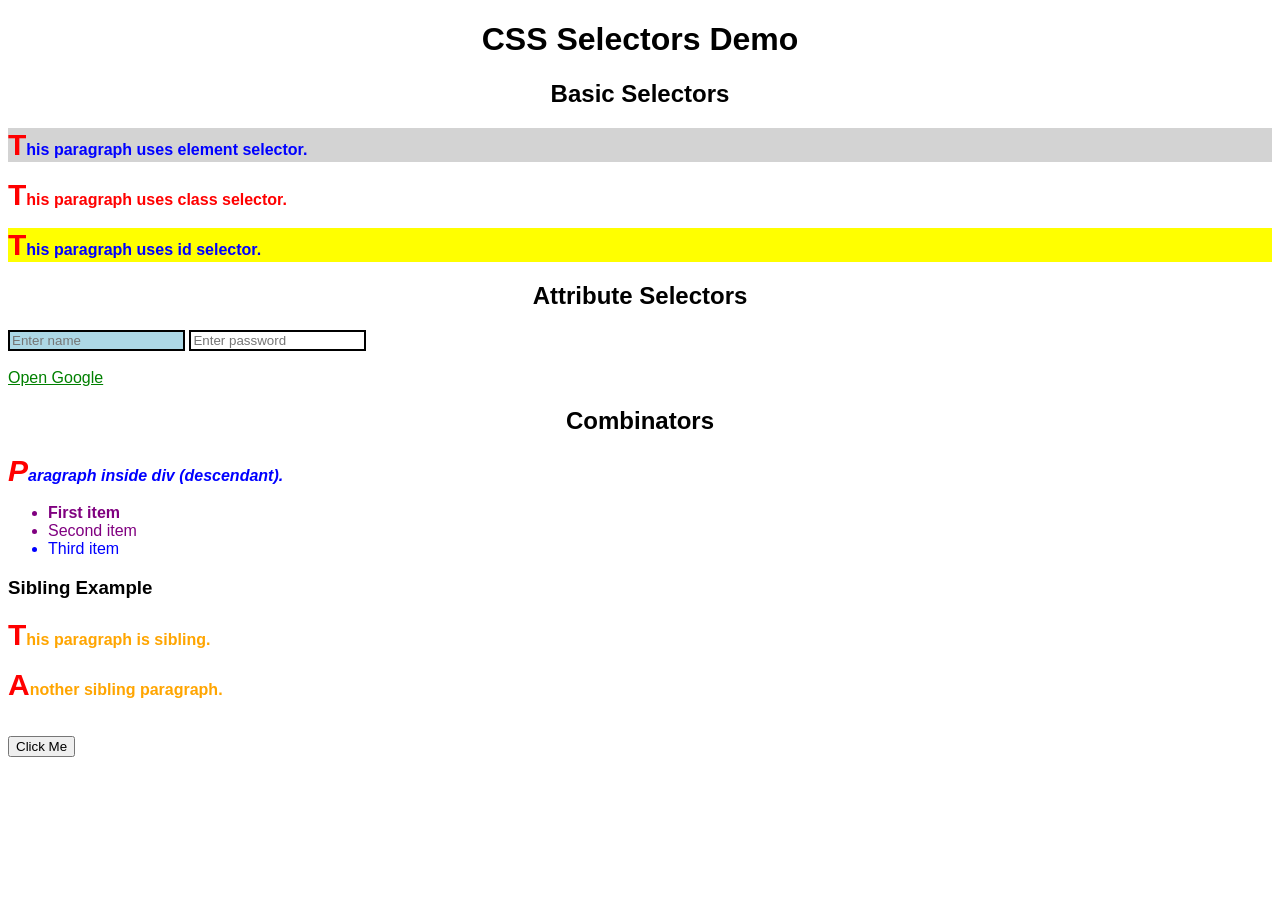
<file: Coding/selectors.html>
<!DOCTYPE html>
<html>
<head>
<title>CSS Selectors Practice</title>
<link rel="stylesheet" href="selectors.css">
</head>

<body>

<h1>CSS Selectors Demo</h1>

<h2>Basic Selectors</h2>
<p>This paragraph uses element selector.</p>
<p class="redText">This paragraph uses class selector.</p>
<p id="special">This paragraph uses id selector.</p>

<h2>Attribute Selectors</h2>
<input type="text" placeholder="Enter name">
<input type="password" placeholder="Enter password">

<br><br>

<a href="https://google.com" target="_blank">Open Google</a>

<h2>Combinators</h2>
<div>
<p>Paragraph inside div (descendant).</p>
</div>

<ul>
<li>First item</li>
<li>Second item</li>
<li>Third item</li>
</ul>

<h3>Sibling Example</h3>
<p>This paragraph is sibling.</p>
<p>Another sibling paragraph.</p>

<br>

<button>Click Me</button>

</body>
</html>
</file>
<file: Coding/Advanced_Effects_Showcase.css>
* {
    margin: 0;
    padding: 0;
    box-sizing: border-box;
}

:root {
    --primary: #6366f1;
    --primary-dark: #4f46e5;
    --secondary: #ec4899;
    --accent: #f59e0b;
    --dark: #0f172a;
    --darker: #020617;
    --light: #f8fafc;
    --gray: #64748b;
}

body {
    font-family: 'Inter', sans-serif;
    background: linear-gradient(135deg, var(--darker) 0%, var(--dark) 100%);
    color: var(--light);
    min-height: 100vh;
    line-height: 1.6;
}

.container {
    max-width: 1400px;
    margin: 0 auto;
    padding: 60px 20px;
}

/* ========== HEADER ========== */
.showcase-header {
    text-align: center;
    margin-bottom: 80px;
}

.gradient-text {
    font-size: 4rem;
    font-weight: 800;
    background: linear-gradient(90deg, #ef4444, #f59e0b, #22c55e, #3b82f6, #8b5cf6, #ec4899);
    background-size: 300% 300%;
    -webkit-background-clip: text;
    -webkit-text-fill-color: transparent;
    background-clip: text;
    animation: gradientShift 5s ease infinite;
    margin-bottom: 16px;
    letter-spacing: -2px;
}

@keyframes gradientShift {
    0%, 100% { background-position: 0% 50%; }
    50% { background-position: 100% 50%; }
}

.subtitle {
    color: var(--gray);
    font-size: 1.3rem;
    font-weight: 300;
}

/* ========== SECTIONS ========== */
.effect-section {
    margin-bottom: 100px;
}

.section-title {
    font-size: 2rem;
    font-weight: 600;
    margin-bottom: 40px;
    padding-left: 20px;
    border-left: 4px solid var(--primary);
    color: white;
}

.grid {
    display: grid;
    grid-template-columns: repeat(auto-fit, minmax(250px, 1fr));
    gap: 30px;
}

/* ========== GRADIENT TEXT EFFECTS ========== */
.text-card {
    background: rgba(255,255,255,0.03);
    border-radius: 20px;
    padding: 40px 30px;
    text-align: center;
    border: 1px solid rgba(255,255,255,0.1);
    transition: all 0.3s ease;
}

.text-card:hover {
    transform: translateY(-5px);
    border-color: rgba(99,102,241,0.3);
}

.gradient-text-1 {
    font-size: 2.5rem;
    font-weight: 800;
    background: linear-gradient(135deg, #f59e0b, #ef4444, #ec4899);
    -webkit-background-clip: text;
    -webkit-text-fill-color: transparent;
    background-clip: text;
    margin-bottom: 16px;
}

.gradient-text-2 {
    font-size: 2.5rem;
    font-weight: 800;
    background: linear-gradient(90deg, #06b6d4, #3b82f6, #8b5cf6);
    background-size: 200% auto;
    -webkit-background-clip: text;
    -webkit-text-fill-color: transparent;
    background-clip: text;
    animation: waveFlow 3s ease infinite;
    margin-bottom: 16px;
}

@keyframes waveFlow {
    0%, 100% { background-position: 0% center; }
    50% { background-position: 100% center; }
}

.gradient-text-3 {
    font-size: 2.5rem;
    font-weight: 800;
    background: linear-gradient(90deg, #22c55e, #10b981, #06b6d4, #22c55e);
    background-size: 300% 100%;
    -webkit-background-clip: text;
    -webkit-text-fill-color: transparent;
    background-clip: text;
    animation: neonPulse 2s linear infinite;
    margin-bottom: 16px;
}

@keyframes neonPulse {
    0% { background-position: 0% 50%; }
    100% { background-position: 200% 50%; }
}

.gradient-text-4 {
    font-size: 2.5rem;
    font-weight: 800;
    background: linear-gradient(90deg, #ef4444, #f59e0b, #22c55e, #3b82f6, #8b5cf6, #ec4899, #ef4444);
    background-size: 400% 100%;
    -webkit-background-clip: text;
    -webkit-text-fill-color: transparent;
    background-clip: text;
    animation: rainbowFlow 4s linear infinite;
    margin-bottom: 16px;
}

@keyframes rainbowFlow {
    0% { background-position: 0% 50%; }
    100% { background-position: 400% 50%; }
}

.effect-code {
    color: var(--gray);
    font-size: 0.9rem;
    font-family: 'Courier New', monospace;
}

/* ========== TEXT CLIPPING ========== */
.clip-card {
    background: rgba(255,255,255,0.03);
    border-radius: 20px;
    padding: 40px 30px;
    text-align: center;
    border: 1px solid rgba(255,255,255,0.1);
}

.clip-text-1 {
    font-size: 4rem;
    font-weight: 900;
    font-family: 'Playfair Display', serif;
    background-image: url('https://images.unsplash.com/photo-1501854140801-50d01698950b?w=400&q=80');
    background-size: cover;
    background-position: center;
    -webkit-background-clip: text;
    -webkit-text-fill-color: transparent;
    background-clip: text;
    margin-bottom: 16px;
}

.clip-text-2 {
    font-size: 4rem;
    font-weight: 900;
    font-family: 'Playfair Display', serif;
    background-image: url('https://images.unsplash.com/photo-1462331940025-496dfbfc7564?w=400&q=80');
    background-size: cover;
    background-position: center;
    -webkit-background-clip: text;
    -webkit-text-fill-color: transparent;
    background-clip: text;
    margin-bottom: 16px;
}

.clip-text-3 {
    font-size: 4rem;
    font-weight: 900;
    font-family: 'Playfair Display', serif;
    background-image: url('https://images.unsplash.com/photo-1507400492013-162706c8c05e?w=400&q=80');
    background-size: cover;
    background-position: center;
    -webkit-background-clip: text;
    -webkit-text-fill-color: transparent;
    background-clip: text;
    animation: fireFlicker 0.5s ease-in-out infinite alternate;
    margin-bottom: 16px;
}

@keyframes fireFlicker {
    0% { filter: brightness(1); }
    100% { filter: brightness(1.2); }
}

.clip-text-4 {
    font-size: 4rem;
    font-weight: 900;
    font-family: 'Playfair Display', serif;
    background-image: url('https://images.unsplash.com/photo-1550684848-fac1c5b4e853?w=400&q=80');
    background-size: 200% 200%;
    background-position: center;
    -webkit-background-clip: text;
    -webkit-text-fill-color: transparent;
    background-clip: text;
    animation: patternMove 10s linear infinite;
    margin-bottom: 16px;
}

@keyframes patternMove {
    0% { background-position: 0% 0%; }
    50% { background-position: 100% 100%; }
    100% { background-position: 0% 0%; }
}

/* ========== CUSTOM FORM CONTROLS ========== */
.form-grid {
    display: grid;
    grid-template-columns: repeat(auto-fit, minmax(280px, 1fr));
    gap: 30px;
}

.form-card {
    background: rgba(255,255,255,0.03);
    border-radius: 20px;
    padding: 30px;
    border: 1px solid rgba(255,255,255,0.1);
}

.form-card h3 {
    margin-bottom: 24px;
    color: white;
    font-size: 1.2rem;
}

/* Custom Checkbox */
.custom-checkbox {
    display: flex;
    align-items: center;
    margin-bottom: 16px;
    cursor: pointer;
    user-select: none;
}

.custom-checkbox input {
    position: absolute;
    opacity: 0;
    cursor: pointer;
}

.checkmark {
    width: 24px;
    height: 24px;
    background: rgba(255,255,255,0.1);
    border: 2px solid var(--gray);
    border-radius: 6px;
    margin-right: 12px;
    display: flex;
    align-items: center;
    justify-content: center;
    transition: all 0.3s ease;
    position: relative;
}

.checkmark svg {
    width: 16px;
    height: 16px;
    fill: none;
    stroke: white;
    stroke-width: 3;
    stroke-linecap: round;
    stroke-linejoin: round;
    opacity: 0;
    transform: scale(0);
    transition: all 0.3s ease;
}

.custom-checkbox input:checked ~ .checkmark {
    background: var(--primary);
    border-color: var(--primary);
}

.custom-checkbox input:checked ~ .checkmark svg {
    opacity: 1;
    transform: scale(1);
}

.custom-checkbox input:focus ~ .checkmark {
    box-shadow: 0 0 0 3px rgba(99,102,241,0.3);
}

.custom-checkbox input:disabled ~ .checkmark {
    opacity: 0.5;
    cursor: not-allowed;
}

.custom-checkbox input:disabled ~ .label-text {
    opacity: 0.5;
}

.label-text {
    color: var(--light);
    font-size: 0.95rem;
}

/* Custom Radio */
.custom-radio {
    display: flex;
    align-items: center;
    margin-bottom: 16px;
    cursor: pointer;
    user-select: none;
}

.custom-radio input {
    position: absolute;
    opacity: 0;
    cursor: pointer;
}

.radiomark {
    width: 24px;
    height: 24px;
    background: rgba(255,255,255,0.1);
    border: 2px solid var(--gray);
    border-radius: 50%;
    margin-right: 12px;
    position: relative;
    transition: all 0.3s ease;
}

.radiomark::after {
    content: '';
    position: absolute;
    top: 50%;
    left: 50%;
    transform: translate(-50%, -50%) scale(0);
    width: 12px;
    height: 12px;
    background: white;
    border-radius: 50%;
    transition: transform 0.3s ease;
}

.custom-radio input:checked ~ .radiomark {
    background: var(--primary);
    border-color: var(--primary);
}

.custom-radio input:checked ~ .radiomark::after {
    transform: translate(-50%, -50%) scale(1);
}

.custom-radio input:focus ~ .radiomark {
    box-shadow: 0 0 0 3px rgba(99,102,241,0.3);
}

.custom-radio input:disabled ~ .radiomark {
    opacity: 0.5;
    cursor: not-allowed;
}

/* Toggle Switch */
.toggle-switch {
    display: flex;
    align-items: center;
    margin-bottom: 16px;
    cursor: pointer;
    user-select: none;
}

.toggle-switch input {
    position: absolute;
    opacity: 0;
}

.toggle-slider {
    width: 50px;
    height: 26px;
    background: rgba(255,255,255,0.1);
    border-radius: 13px;
    position: relative;
    margin-right: 12px;
    transition: all 0.3s ease;
    border: 2px solid var(--gray);
}

.toggle-knob {
    position: absolute;
    top: 2px;
    left: 2px;
    width: 18px;
    height: 18px;
    background: white;
    border-radius: 50%;
    transition: transform 0.3s cubic-bezier(0.4, 0, 0.2, 1);
}

.toggle-switch input:checked ~ .toggle-slider {
    background: var(--primary);
    border-color: var(--primary);
}

.toggle-switch input:checked ~ .toggle-slider .toggle-knob {
    transform: translateX(24px);
}

.toggle-switch input:focus ~ .toggle-slider {
    box-shadow: 0 0 0 3px rgba(99,102,241,0.3);
}

.toggle-switch input:disabled ~ .toggle-slider {
    opacity: 0.5;
    cursor: not-allowed;
}

/* Animated Toggle */
.toggle-animated {
    display: flex;
    align-items: center;
    margin-bottom: 16px;
    cursor: pointer;
    user-select: none;
}

.toggle-animated input {
    position: absolute;
    opacity: 0;
}

.animated-slider {
    width: 60px;
    height: 30px;
    background: #ef4444;
    border-radius: 15px;
    position: relative;
    margin-right: 12px;
    transition: all 0.4s ease;
    overflow: hidden;
}

.animated-knob {
    position: absolute;
    top: 3px;
    left: 3px;
    width: 24px;
    height: 24px;
    background: white;
    border-radius: 50%;
    transition: transform 0.4s cubic-bezier(0.68, -0.55, 0.265, 1.55);
    display: flex;
    align-items: center;
    justify-content: center;
    font-size: 12px;
    font-weight: bold;
}

.icon-on, .icon-off {
    position: absolute;
    transition: all 0.3s ease;
}

.icon-on {
    color: #22c55e;
    opacity: 0;
    transform: scale(0);
}

.icon-off {
    color: #ef4444;
    opacity: 1;
    transform: scale(1);
}

.toggle-animated input:checked ~ .animated-slider {
    background: #22c55e;
}

.toggle-animated input:checked ~ .animated-slider .animated-knob {
    transform: translateX(30px);
}

.toggle-animated input:checked ~ .animated-slider .icon-on {
    opacity: 1;
    transform: scale(1);
}

.toggle-animated input:checked ~ .animated-slider .icon-off {
    opacity: 0;
    transform: scale(0);
}

/* Day/Night Toggle */
.toggle-daynight {
    display: flex;
    align-items: center;
    margin-bottom: 16px;
    cursor: pointer;
    user-select: none;
}

.toggle-daynight input {
    position: absolute;
    opacity: 0;
}

.daynight-slider {
    width: 70px;
    height: 35px;
    background: linear-gradient(180deg, #3b82f6, #06b6d4);
    border-radius: 17.5px;
    position: relative;
    margin-right: 12px;
    transition: all 0.5s ease;
    overflow: hidden;
}

.celestial-body {
    position: absolute;
    top: 3px;
    left: 3px;
    width: 29px;
    height: 29px;
    background: #fbbf24;
    border-radius: 50%;
    transition: all 0.5s cubic-bezier(0.4, 0, 0.2, 1);
    box-shadow: 0 0 10px rgba(251,191,36,0.5);
}

.stars {
    position: absolute;
    top: 5px;
    right: 8px;
    font-size: 8px;
    color: white;
    opacity: 0;
    transition: opacity 0.3s ease;
}

.clouds {
    position: absolute;
    bottom: 5px;
    left: 8px;
    font-size: 10px;
    color: white;
    opacity: 1;
    transition: opacity 0.3s ease;
}

.toggle-daynight input:checked ~ .daynight-slider {
    background: linear-gradient(180deg, #1e1b4b, #312e81);
}

.toggle-daynight input:checked ~ .daynight-slider .celestial-body {
    transform: translateX(35px);
    background: #e2e8f0;
    box-shadow: 0 0 15px rgba(226,232,240,0.3);
}

.toggle-daynight input:checked ~ .daynight-slider .stars {
    opacity: 1;
}

.toggle-daynight input:checked ~ .daynight-slider .clouds {
    opacity: 0;
}

/* ========== LOADING ANIMATIONS ========== */
.loader-grid {
    display: grid;
    grid-template-columns: repeat(auto-fit, minmax(150px, 1fr));
    gap: 30px;
}

.loader-card {
    background: rgba(255,255,255,0.03);
    border-radius: 20px;
    padding: 40px 20px;
    text-align: center;
    border: 1px solid rgba(255,255,255,0.1);
}

.loader-name {
    margin-top: 20px;
    color: var(--gray);
    font-size: 0.9rem;
}

/* Spinner */
.spinner {
    width: 50px;
    height: 50px;
    border: 4px solid rgba(255,255,255,0.1);
    border-top-color: var(--primary);
    border-radius: 50%;
    animation: spin 1s linear infinite;
    margin: 0 auto;
}

@keyframes spin {
    to { transform: rotate(360deg); }
}

/* Pulse */
.pulse {
    width: 50px;
    height: 50px;
    background: var(--primary);
    border-radius: 50%;
    margin: 0 auto;
    animation: pulse 1.5s ease-in-out infinite;
}

@keyframes pulse {
    0%, 100% { transform: scale(0.8); opacity: 0.5; }
    50% { transform: scale(1.2); opacity: 1; }
}

/* Dots */
.dots {
    display: flex;
    justify-content: center;
    gap: 8px;
}

.dots span {
    width: 12px;
    height: 12px;
    background: var(--primary);
    border-radius: 50%;
    animation: bounce 1.4s ease-in-out infinite;
}

.dots span:nth-child(1) { animation-delay: 0s; }
.dots span:nth-child(2) { animation-delay: 0.2s; }
.dots span:nth-child(3) { animation-delay: 0.4s; }

@keyframes bounce {
    0%, 80%, 100% { transform: scale(0); }
    40% { transform: scale(1); }
}

/* Bars */
.bars {
    display: flex;
    justify-content: center;
    gap: 4px;
    height: 40px;
    align-items: flex-end;
}

.bars span {
    width: 6px;
    background: var(--primary);
    border-radius: 3px;
    animation: bars 1.2s ease-in-out infinite;
}

.bars span:nth-child(1) { height: 20%; animation-delay: 0s; }
.bars span:nth-child(2) { height: 40%; animation-delay: 0.1s; }
.bars span:nth-child(3) { height: 60%; animation-delay: 0.2s; }
.bars span:nth-child(4) { height: 40%; animation-delay: 0.3s; }
.bars span:nth-child(5) { height: 20%; animation-delay: 0.4s; }

@keyframes bars {
    0%, 100% { opacity: 0.3; transform: scaleY(0.5); }
    50% { opacity: 1; transform: scaleY(1); }
}

/* Circle Loader */
.circle-loader {
    width: 50px;
    height: 50px;
    margin: 0 auto;
}

.circle-loader svg {
    animation: rotate 2s linear infinite;
}

.circle-loader circle {
    fill: none;
    stroke: var(--primary);
    stroke-width: 4;
    stroke-linecap: round;
    stroke-dasharray: 80;
    stroke-dashoffset: 60;
    animation: dash 1.5s ease-in-out infinite;
}

@keyframes rotate {
    100% { transform: rotate(360deg); }
}

@keyframes dash {
    0% { stroke-dasharray: 1, 150; stroke-dashoffset: 0; }
    50% { stroke-dasharray: 90, 150; stroke-dashoffset: -35; }
    100% { stroke-dasharray: 90, 150; stroke-dashoffset: -124; }
}

/* Gradient Spinner */
.gradient-spinner {
    width: 50px;
    height: 50px;
    border-radius: 50%;
    background: conic-gradient(from 0deg, transparent, var(--primary), var(--secondary), transparent);
    animation: spin 1s linear infinite;
    margin: 0 auto;
    position: relative;
}

.gradient-spinner::after {
    content: '';
    position: absolute;
    inset: 4px;
    background: var(--dark);
    border-radius: 50%;
}

/* Dual Ring */
.dual-ring {
    width: 50px;
    height: 50px;
    margin: 0 auto;
}

.dual-ring::before,
.dual-ring::after {
    content: '';
    position: absolute;
    border-radius: 50%;
    border: 3px solid transparent;
}

.dual-ring::before {
    width: 50px;
    height: 50px;
    border-top-color: var(--primary);
    border-bottom-color: var(--secondary);
    animation: spin 1.5s linear infinite;
}

.dual-ring::after {
    width: 36px;
    height: 36px;
    margin: 7px;
    border-left-color: var(--accent);
    border-right-color: var(--primary);
    animation: spin 1s linear infinite reverse;
}

/* Hourglass */
.hourglass {
    width: 30px;
    height: 50px;
    background: var(--primary);
    margin: 0 auto;
    clip-path: polygon(0 0, 100% 0, 50% 50%, 100% 100%, 0 100%, 50% 50%);
    animation: flip 2s ease-in-out infinite;
}

@keyframes flip {
    0%, 45% { transform: rotate(0deg); }
    50%, 95% { transform: rotate(180deg); }
    100% { transform: rotate(360deg); }
}

/* ========== COMPLEX SHADOW EFFECTS ========== */
.shadow-grid {
    display: grid;
    grid-template-columns: repeat(auto-fit, minmax(200px, 1fr));
    gap: 30px;
}

.shadow-card {
    background: rgba(255,255,255,0.05);
    border-radius: 20px;
    padding: 40px 30px;
    text-align: center;
    transition: all 0.3s ease;
}

.shadow-card h4 {
    color: white;
    font-size: 1.3rem;
    margin-bottom: 8px;
}

.shadow-card p {
    color: var(--gray);
    font-size: 0.9rem;
}

/* Neumorphism */
.neumorphic {
    background: #1e293b;
    box-shadow: 
        20px 20px 60px #0f172a,
        -20px -20px 60px #2d3e56;
    border: none;
}

.neumorphic:hover {
    box-shadow: 
        inset 20px 20px 60px #0f172a,
        inset -20px -20px 60px #2d3e56;
}

/* Neon Glow */
.neon-glow {
    background: var(--dark);
    box-shadow: 
        0 0 5px var(--primary),
        0 0 10px var(--primary),
        0 0 20px var(--primary),
        0 0 40px var(--secondary),
        0 0 80px var(--secondary);
    border: 2px solid var(--primary);
    animation: neonPulse 2s ease-in-out infinite alternate;
}

@keyframes neonPulse {
    from { box-shadow: 0 0 5px var(--primary), 0 0 10px var(--primary), 0 0 20px var(--primary), 0 0 40px var(--secondary); }
    to { box-shadow: 0 0 10px var(--primary), 0 0 20px var(--primary), 0 0 40px var(--primary), 0 0 80px var(--secondary), 0 0 120px var(--secondary); }
}

/* 3D Depth */
.depth-3d {
    background: linear-gradient(145deg, #1e293b, #0f172a);
    box-shadow: 
        10px 10px 30px rgba(0,0,0,0.5),
        -10px -10px 30px rgba(255,255,255,0.05),
        inset 2px 2px 5px rgba(255,255,255,0.1);
    transform: perspective(500px) rotateX(10deg);
    transition: transform 0.3s ease;
}

.depth-3d:hover {
    transform: perspective(500px) rotateX(0deg) translateZ(20px);
}

/* Glassmorphism */
.glassmorphic {
    background: rgba(255,255,255,0.1);
    backdrop-filter: blur(10px);
    -webkit-backdrop-filter: blur(10px);
    box-shadow: 
        0 8px 32px 0 rgba(31, 38, 135, 0.37),
        inset 0 0 0 1px rgba(255,255,255,0.18);
    border: 1px solid rgba(255,255,255,0.18);
}

/* Floating */
.floating {
    background: var(--primary);
    box-shadow: 
        0 10px 20px rgba(0,0,0,0.2),
        0 20px 40px rgba(99,102,241,0.3),
        0 40px 80px rgba(99,102,241,0.2);
    animation: float 3s ease-in-out infinite;
}

@keyframes float {
    0%, 100% { transform: translateY(0); }
    50% { transform: translateY(-20px); }
}

/* Inner Shadow */
.inner-shadow {
    background: #1e293b;
    box-shadow: 
        inset 5px 5px 10px #0f172a,
        inset -5px -5px 10px #2d3e56,
        5px 5px 10px rgba(0,0,0,0.2);
}

/* ========== SHADOW BUILDER ========== */
.demo-section {
    background: rgba(255,255,255,0.02);
    border-radius: 30px;
    padding: 40px;
}

.shadow-builder {
    display: grid;
    grid-template-columns: 1fr 1fr;
    gap: 40px;
    align-items: center;
}

.preview-area {
    min-height: 300px;
    display: flex;
    align-items: center;
    justify-content: center;
    background: radial-gradient(circle at center, rgba(99,102,241,0.1) 0%, transparent 70%);
    border-radius: 20px;
    border: 2px dashed rgba(99,102,241,0.3);
}

.shadow-preview {
    width: 150px;
    height: 150px;
    background: linear-gradient(135deg, var(--primary), var(--secondary));
    border-radius: 20px;
    display: flex;
    align-items: center;
    justify-content: center;
    color: white;
    font-weight: 600;
    transition: all 0.1s ease;
}

.controls-area {
    display: flex;
    flex-direction: column;
    gap: 20px;
}

.control-group {
    display: flex;
    flex-direction: column;
    gap: 8px;
}

.control-group label {
    color: var(--gray);
    font-size: 0.9rem;
    display: flex;
    justify-content: space-between;
}

.control-group label span {
    color: var(--primary);
    font-weight: 600;
}

.control-group input[type="range"] {
    width: 100%;
    height: 8px;
    background: #334155;
    border-radius: 4px;
    outline: none;
    -webkit-appearance: none;
}

.control-group input[type="range"]::-webkit-slider-thumb {
    -webkit-appearance: none;
    width: 20px;
    height: 20px;
    background: var(--primary);
    border-radius: 50%;
    cursor: pointer;
}

.color-picker {
    display: flex;
    align-items: center;
    gap: 15px;
}

.color-picker label {
    color: var(--gray);
}

.color-picker input[type="color"] {
    width: 60px;
    height: 40px;
    border: none;
    border-radius: 8px;
    cursor: pointer;
    background: none;
}

.toggle-options {
    margin: 10px 0;
}

.inline-toggle {
    display: flex;
    align-items: center;
    gap: 10px;
    cursor: pointer;
    color: var(--light);
}

.inline-toggle input {
    width: 18px;
    height: 18px;
    accent-color: var(--primary);
}

.copy-btn {
    padding: 14px 28px;
    background: linear-gradient(135deg, var(--primary), var(--secondary));
    color: white;
    border: none;
    border-radius: 12px;
    font-size: 1rem;
    font-weight: 600;
    cursor: pointer;
    transition: all 0.3s ease;
    margin-top: 10px;
}

.copy-btn:hover {
    transform: translateY(-2px);
    box-shadow: 0 10px 30px -10px rgba(99,102,241,0.5);
}

.copy-btn.copied {
    background: #22c55e;
}

/* Responsive */
@media (max-width: 968px) {
    .shadow-builder {
        grid-template-columns: 1fr;
    }
    
    .gradient-text {
        font-size: 2.5rem;
    }
}

@media (max-width: 600px) {
    .grid, .form-grid, .loader-grid, .shadow-grid {
        grid-template-columns: 1fr;
    }
    
    .gradient-text {
        font-size: 2rem;
    }
}
</file>
<file: Coding/button_collection.css>
/* ============================================
  BUTTON STYLING COLLECTION - COMPLETE CSS
   ============================================ */

/* Reset and Base Styles */
* {
    margin: 0;
    padding: 0;
    box-sizing: border-box;
}

body {
    font-family: 'Segoe UI', Tahoma, Geneva, Verdana, sans-serif;
    background: linear-gradient(135deg, #1a1a2e 0%, #16213e 50%, #0f3460 100%);
    min-height: 100vh;
    padding: 40px 20px;
    color: #fff;
}

/* Header Styling */
h1 {
    text-align: center;
    font-size: 3rem;
    margin-bottom: 50px;
    text-transform: uppercase;
    letter-spacing: 5px;
    background: linear-gradient(90deg, #00d4ff, #7b2cbf, #e94560);
    -webkit-background-clip: text;
    -webkit-text-fill-color: transparent;
    background-clip: text;
    animation: titleGlow 3s ease-in-out infinite alternate;
}

@keyframes titleGlow {
    from { filter: drop-shadow(0 0 20px rgba(0, 212, 255, 0.5)); }
    to { filter: drop-shadow(0 0 40px rgba(233, 69, 96, 0.8)); }
}

/* Section Styling */
.button-section {
    max-width: 1200px;
    margin: 0 auto 50px auto;
    padding: 30px;
    background: rgba(255, 255, 255, 0.05);
    border-radius: 20px;
    backdrop-filter: blur(10px);
    border: 1px solid rgba(255, 255, 255, 0.1);
    box-shadow: 0 8px 32px rgba(0, 0, 0, 0.3);
}

.button-section h2 {
    font-size: 1.5rem;
    margin-bottom: 25px;
    color: #00d4ff;
    text-transform: uppercase;
    letter-spacing: 3px;
    border-bottom: 2px solid rgba(0, 212, 255, 0.3);
    padding-bottom: 10px;
}

.button-group {
    display: flex;
    flex-wrap: wrap;
    gap: 15px;
    align-items: center;
    justify-content: flex-start;
}

/* ============================================
  BASE BUTTON STYLES
   ============================================ */

.btn {
    display: inline-flex;
    align-items: center;
    justify-content: center;
    font-family: inherit;
    font-weight: 600;
    text-align: center;
    text-decoration: none;
    border: none;
    cursor: pointer;
    position: relative;
    overflow: hidden;
    transition: all 0.3s cubic-bezier(0.4, 0, 0.2, 1);
    outline: none;
}

.btn:focus {
    box-shadow: 0 0 0 3px rgba(0, 212, 255, 0.5);
}

.btn:active {
    transform: scale(0.98);
}

/* ============================================
  SIZE VARIATIONS
   ============================================ */

.btn-small {
    padding: 8px 16px;
    font-size: 0.875rem;
    border-radius: 6px;
}

.btn-medium {
    padding: 12px 24px;
    font-size: 1rem;
    border-radius: 8px;
}

.btn-large {
    padding: 16px 32px;
    font-size: 1.125rem;
    border-radius: 10px;
}

.btn-xlarge {
    padding: 20px 40px;
    font-size: 1.25rem;
    border-radius: 12px;
}

/* ============================================
  COLOR VARIATIONS
   ============================================ */

.btn-primary {
    background: linear-gradient(135deg, #667eea 0%, #764ba2 100%);
    color: #fff;
    box-shadow: 0 4px 15px rgba(102, 126, 234, 0.4);
}

.btn-primary:hover {
    background: linear-gradient(135deg, #764ba2 0%, #667eea 100%);
    box-shadow: 0 6px 20px rgba(102, 126, 234, 0.6);
    transform: translateY(-2px);
}

.btn-secondary {
    background: linear-gradient(135deg, #f093fb 0%, #f5576c 100%);
    color: #fff;
    box-shadow: 0 4px 15px rgba(245, 87, 108, 0.4);
}

.btn-secondary:hover {
    background: linear-gradient(135deg, #f5576c 0%, #f093fb 100%);
    box-shadow: 0 6px 20px rgba(245, 87, 108, 0.6);
    transform: translateY(-2px);
}

.btn-success {
    background: linear-gradient(135deg, #11998e 0%, #38ef7d 100%);
    color: #fff;
    box-shadow: 0 4px 15px rgba(17, 153, 142, 0.4);
}

.btn-success:hover {
    background: linear-gradient(135deg, #38ef7d 0%, #11998e 100%);
    box-shadow: 0 6px 20px rgba(17, 153, 142, 0.6);
    transform: translateY(-2px);
}

.btn-danger {
    background: linear-gradient(135deg, #eb3349 0%, #f45c43 100%);
    color: #fff;
    box-shadow: 0 4px 15px rgba(235, 51, 73, 0.4);
}

.btn-danger:hover {
    background: linear-gradient(135deg, #f45c43 0%, #eb3349 100%);
    box-shadow: 0 6px 20px rgba(235, 51, 73, 0.6);
    transform: translateY(-2px);
}

.btn-warning {
    background: linear-gradient(135deg, #f093fb 0%, #f7971e 100%);
    color: #fff;
    box-shadow: 0 4px 15px rgba(247, 151, 30, 0.4);
}

.btn-warning:hover {
    background: linear-gradient(135deg, #f7971e 0%, #f093fb 100%);
    box-shadow: 0 6px 20px rgba(247, 151, 30, 0.6);
    transform: translateY(-2px);
}

.btn-info {
    background: linear-gradient(135deg, #4facfe 0%, #00f2fe 100%);
    color: #fff;
    box-shadow: 0 4px 15px rgba(79, 172, 254, 0.4);
}

.btn-info:hover {
    background: linear-gradient(135deg, #00f2fe 0%, #4facfe 100%);
    box-shadow: 0 6px 20px rgba(79, 172, 254, 0.6);
    transform: translateY(-2px);
}

.btn-dark {
    background: linear-gradient(135deg, #232526 0%, #414345 100%);
    color: #fff;
    box-shadow: 0 4px 15px rgba(0, 0, 0, 0.4);
}

.btn-dark:hover {
    background: linear-gradient(135deg, #414345 0%, #232526 100%);
    box-shadow: 0 6px 20px rgba(0, 0, 0, 0.6);
    transform: translateY(-2px);
}

.btn-light {
    background: linear-gradient(135deg, #e0e0e0 0%, #f5f5f5 100%);
    color: #333;
    box-shadow: 0 4px 15px rgba(0, 0, 0, 0.2);
}

.btn-light:hover {
    background: linear-gradient(135deg, #f5f5f5 0%, #e0e0e0 100%);
    box-shadow: 0 6px 20px rgba(0, 0, 0, 0.3);
    transform: translateY(-2px);
}

/* ============================================
  SHAPE VARIATIONS
   ============================================ */

.btn-square {
    border-radius: 0;
}

.btn-rounded {
    border-radius: 12px;
}

.btn-pill {
    border-radius: 50px;
    padding: 12px 30px;
}

.btn-circle {
    width: 60px;
    height: 60px;
    border-radius: 50%;
    padding: 0;
    font-size: 1.5rem;
    font-weight: bold;
}

/* ============================================
  GRADIENT BACKGROUNDS
   ============================================ */

.btn-gradient-1 {
    background: linear-gradient(135deg, #fa709a 0%, #fee140 100%);
    color: #fff;
    padding: 14px 28px;
    border-radius: 10px;
    box-shadow: 0 4px 15px rgba(250, 112, 154, 0.4);
}

.btn-gradient-1:hover {
    transform: translateY(-3px);
    box-shadow: 0 8px 25px rgba(250, 112, 154, 0.6);
}

.btn-gradient-2 {
    background: linear-gradient(135deg, #30cfd0 0%, #330867 100%);
    color: #fff;
    padding: 14px 28px;
    border-radius: 10px;
    box-shadow: 0 4px 15px rgba(48, 207, 208, 0.4);
}

.btn-gradient-2:hover {
    transform: translateY(-3px);
    box-shadow: 0 8px 25px rgba(48, 207, 208, 0.6);
}

.btn-gradient-3 {
    background: linear-gradient(135deg, #0ba360 0%, #3cba92 100%);
    color: #fff;
    padding: 14px 28px;
    border-radius: 10px;
    box-shadow: 0 4px 15px rgba(11, 163, 96, 0.4);
}

.btn-gradient-3:hover {
    transform: translateY(-3px);
    box-shadow: 0 8px 25px rgba(11, 163, 96, 0.6);
}

.btn-gradient-4 {
    background: linear-gradient(135deg, #a8edea 0%, #fed6e3 100%);
    color: #333;
    padding: 14px 28px;
    border-radius: 10px;
    box-shadow: 0 4px 15px rgba(168, 237, 234, 0.4);
}

.btn-gradient-4:hover {
    transform: translateY(-3px);
    box-shadow: 0 8px 25px rgba(168, 237, 234, 0.6);
}

.btn-gradient-5 {
    background: linear-gradient(135deg, #ff0844 0%, #ffb199 100%);
    color: #fff;
    padding: 14px 28px;
    border-radius: 10px;
    box-shadow: 0 4px 15px rgba(255, 8, 68, 0.4);
}

.btn-gradient-5:hover {
    transform: translateY(-3px);
    box-shadow: 0 8px 25px rgba(255, 8, 68, 0.6);
}

.btn-gradient-6 {
    background: linear-gradient(135deg, #84fab0 0%, #8fd3f4 100%);
    color: #333;
    padding: 14px 28px;
    border-radius: 10px;
    box-shadow: 0 4px 15px rgba(132, 250, 176, 0.4);
}

.btn-gradient-6:hover {
    transform: translateY(-3px);
    box-shadow: 0 8px 25px rgba(132, 250, 176, 0.6);
}

/* ============================================
  SHADOW EFFECTS
   ============================================ */

.btn-shadow-sm {
    box-shadow: 0 2px 8px rgba(102, 126, 234, 0.3);
}

.btn-shadow-sm:hover {
    box-shadow: 0 4px 12px rgba(102, 126, 234, 0.5);
}

.btn-shadow-md {
    box-shadow: 0 4px 15px rgba(102, 126, 234, 0.4);
}

.btn-shadow-md:hover {
    box-shadow: 0 8px 25px rgba(102, 126, 234, 0.6);
}

.btn-shadow-lg {
    box-shadow: 0 8px 30px rgba(102, 126, 234, 0.5);
}

.btn-shadow-lg:hover {
    box-shadow: 0 12px 40px rgba(102, 126, 234, 0.7);
}

.btn-shadow-glow {
    box-shadow: 0 0 20px rgba(102, 126, 234, 0.6), 0 0 40px rgba(102, 126, 234, 0.4);
}

.btn-shadow-glow:hover {
    box-shadow: 0 0 30px rgba(102, 126, 234, 0.8), 0 0 60px rgba(102, 126, 234, 0.6);
}

.btn-shadow-3d {
    box-shadow: 0 6px 0 #4a5568, 0 6px 20px rgba(0, 0, 0, 0.3);
    transform: translateY(0);
}

.btn-shadow-3d:hover {
    transform: translateY(-3px);
    box-shadow: 0 9px 0 #4a5568, 0 9px 30px rgba(0, 0, 0, 0.4);
}

.btn-shadow-3d:active {
    transform: translateY(3px);
    box-shadow: 0 3px 0 #4a5568, 0 3px 10px rgba(0, 0, 0, 0.3);
}

/* ============================================
  HOVER EFFECTS
   ============================================ */

.btn-hover-lift {
    transition: all 0.3s ease;
}

.btn-hover-lift:hover {
    transform: translateY(-5px);
    box-shadow: 0 10px 30px rgba(102, 126, 234, 0.5);
}

.btn-hover-scale {
    transition: all 0.3s ease;
}

.btn-hover-scale:hover {
    transform: scale(1.1);
    box-shadow: 0 8px 25px rgba(102, 126, 234, 0.5);
}

.btn-hover-rotate {
    transition: all 0.3s ease;
}

.btn-hover-rotate:hover {
    transform: rotate(5deg) scale(1.05);
    box-shadow: 0 8px 25px rgba(102, 126, 234, 0.5);
}

.btn-hover-slide {
    background: linear-gradient(90deg, #667eea 50%, #764ba2 50%);
    background-size: 200% 100%;
    background-position: 100% 0;
    transition: all 0.4s ease;
}

.btn-hover-slide:hover {
    background-position: 0 0;
    transform: translateX(5px);
}

.btn-hover-shine {
    position: relative;
    overflow: hidden;
}

.btn-hover-shine::before {
    content: '';
    position: absolute;
    top: 0;
    left: -100%;
    width: 100%;
    height: 100%;
    background: linear-gradient(90deg, transparent, rgba(255,255,255,0.4), transparent);
    transition: left 0.5s;
}

.btn-hover-shine:hover::before {
    left: 100%;
}

.btn-hover-pulse {
    animation: pulse 2s infinite;
}

@keyframes pulse {
    0% { box-shadow: 0 0 0 0 rgba(102, 126, 234, 0.7); }
    70% { box-shadow: 0 0 0 10px rgba(102, 126, 234, 0); }
    100% { box-shadow: 0 0 0 0 rgba(102, 126, 234, 0); }
}

.btn-hover-pulse:hover {
    animation: none;
    transform: scale(1.05);
}

/* ============================================
  OUTLINE STYLES
   ============================================ */

.btn-outline-primary {
    background: transparent;
    color: #667eea;
    border: 2px solid #667eea;
    padding: 10px 22px;
}

.btn-outline-primary:hover {
    background: #667eea;
    color: #fff;
    box-shadow: 0 4px 15px rgba(102, 126, 234, 0.4);
}

.btn-outline-secondary {
    background: transparent;
    color: #f5576c;
    border: 2px solid #f5576c;
    padding: 10px 22px;
}

.btn-outline-secondary:hover {
    background: #f5576c;
    color: #fff;
    box-shadow: 0 4px 15px rgba(245, 87, 108, 0.4);
}

.btn-outline-success {
    background: transparent;
    color: #11998e;
    border: 2px solid #11998e;
    padding: 10px 22px;
}

.btn-outline-success:hover {
    background: #11998e;
    color: #fff;
    box-shadow: 0 4px 15px rgba(17, 153, 142, 0.4);
}

.btn-outline-danger {
    background: transparent;
    color: #eb3349;
    border: 2px solid #eb3349;
    padding: 10px 22px;
}

.btn-outline-danger:hover {
    background: #eb3349;
    color: #fff;
    box-shadow: 0 4px 15px rgba(235, 51, 73, 0.4);
}

.btn-outline-warning {
    background: transparent;
    color: #f7971e;
    border: 2px solid #f7971e;
    padding: 10px 22px;
}

.btn-outline-warning:hover {
    background: #f7971e;
    color: #fff;
    box-shadow: 0 4px 15px rgba(247, 151, 30, 0.4);
}

/* ============================================
  ICON BUTTONS
   ============================================ */

.btn-icon {
    display: inline-flex;
    align-items: center;
    gap: 8px;
    padding: 12px 24px;
}

.btn-icon .icon {
    font-size: 1.2rem;
    transition: transform 0.3s ease;
}

.btn-icon:hover .icon {
    transform: translateX(3px);
}

/* ============================================
  DISABLED STATES
   ============================================ */

.btn:disabled,
.btn.disabled {
    opacity: 0.6;
    cursor: not-allowed;
    transform: none !important;
    box-shadow: none !important;
    filter: grayscale(50%);
}

.btn-primary:disabled {
    background: linear-gradient(135deg, #a0aec0 0%, #718096 100%);
}

.btn-success:disabled {
    background: linear-gradient(135deg, #9ae6b4 0%, #68d391 100%);
}

.btn-outline-primary:disabled {
    border-color: #a0aec0;
    color: #a0aec0;
    background: transparent;
}

.btn-gradient-1:disabled {
    background: linear-gradient(135deg, #fed7e2 0%, #fefcbf 100%);
    color: #999;
}

/* ============================================
SPECIAL EFFECTS
   ============================================ */

/* Glassmorphism */
.btn-glass {
    background: rgba(255, 255, 255, 0.1);
    backdrop-filter: blur(10px);
    border: 1px solid rgba(255, 255, 255, 0.2);
    color: #fff;
    padding: 14px 28px;
    border-radius: 12px;
    box-shadow: 0 8px 32px rgba(0, 0, 0, 0.3);
}

.btn-glass:hover {
    background: rgba(255, 255, 255, 0.2);
    border-color: rgba(255, 255, 255, 0.4);
    transform: translateY(-3px);
    box-shadow: 0 12px 40px rgba(0, 0, 0, 0.4);
}

/* Neon Glow */
.btn-neon {
    background: #0f0f23;
    color: #00ff88;
    border: 2px solid #00ff88;
    padding: 14px 28px;
    border-radius: 10px;
    text-shadow: 0 0 10px #00ff88;
    box-shadow: 
        0 0 5px #00ff88,
        0 0 10px #00ff88,
        0 0 20px #00ff88,
        inset 0 0 10px rgba(0, 255, 136, 0.1);
    transition: all 0.3s ease;
}

.btn-neon:hover {
    background: #00ff88;
    color: #0f0f23;
    text-shadow: none;
    box-shadow: 
        0 0 10px #00ff88,
        0 0 20px #00ff88,
        0 0 40px #00ff88,
        0 0 80px #00ff88;
    transform: translateY(-3px);
}

/* Retro Style */
.btn-retro {
    background: #ff6b6b;
    color: #fff;
    padding: 14px 28px;
    border-radius: 0;
    border: 4px solid #000;
    box-shadow: 4px 4px 0 #000;
    font-family: 'Courier New', monospace;
    text-transform: uppercase;
    letter-spacing: 2px;
    transition: all 0.1s;
}

.btn-retro:hover {
    transform: translate(2px, 2px);
    box-shadow: 2px 2px 0 #000;
}

.btn-retro:active {
    transform: translate(4px, 4px);
    box-shadow: 0 0 0 #000;
}

/* Ripple Effect */
.btn-ripple {
    background: linear-gradient(135deg, #667eea 0%, #764ba2 100%);
    color: #fff;
    padding: 14px 28px;
    border-radius: 10px;
    position: relative;
    overflow: hidden;
}

.btn-ripple::after {
    content: '';
    position: absolute;
    top: 50%;
    left: 50%;
    width: 0;
    height: 0;
    background: rgba(255, 255, 255, 0.3);
    border-radius: 50%;
    transform: translate(-50%, -50%);
    transition: width 0.6s, height 0.6s;
}

.btn-ripple:hover::after {
    width: 300px;
    height: 300px;
}

/* ============================================
  BUTTON GROUPS
   ============================================ */

.btn-group {
    display: inline-flex;
    margin: 10px;
    border-radius: 10px;
    overflow: hidden;
    box-shadow: 0 4px 15px rgba(0, 0, 0, 0.3);
}

.btn-group .btn {
    border-radius: 0;
    margin: 0;
    border-right: 1px solid rgba(255, 255, 255, 0.2);
}

.btn-group .btn:last-child {
    border-right: none;
}

.btn-group .btn:hover {
    transform: translateY(0);
    filter: brightness(1.1);
}

/* ============================================
  RESPONSIVE DESIGN
   ============================================ */

@media (max-width: 768px) {
    h1 {
        font-size: 2rem;
    }
    
    .button-section {
        padding: 20px;
    }
    
    .button-group {
        justify-content: center;
    }
    
    .btn {
        padding: 10px 20px;
        font-size: 0.9rem;
    }
}

@media (max-width: 480px) {
    h1 {
        font-size: 1.5rem;
        letter-spacing: 2px;
    }
    
    .button-section h2 {
        font-size: 1.2rem;
    }
    
    .btn-group {
        flex-direction: column;
        width: 100%;
    }
    
    .btn-group .btn {
        border-right: none;
        border-bottom: 1px solid rgba(255, 255, 255, 0.2);
        width: 100%;
    }
    
    .btn-group .btn:last-child {
        border-bottom: none;
    }
}

/* ============================================
  SCROLLBAR STYLING
   ============================================ */

::-webkit-scrollbar {
    width: 12px;
}

::-webkit-scrollbar-track {
    background: #1a1a2e;
}

::-webkit-scrollbar-thumb {
    background: linear-gradient(180deg, #667eea, #764ba2);
    border-radius: 6px;
    border: 3px solid #1a1a2e;
}

::-webkit-scrollbar-thumb:hover {
    background: linear-gradient(180deg, #764ba2, #667eea);
}
</file>
<file: Coding/course_styles.css>
/* ============================================
   COURSE SCHEDULE STYLES
   ============================================ */

/* CSS Variables for easy theming */
:root {
    --primary-color: #4f46e5;
    --primary-hover: #4338ca;
    --secondary-color: #06b6d4;
    --success-color: #10b981;
    --warning-color: #f59e0b;
    --danger-color: #ef4444;
    
    --bg-color: #f8fafc;
    --card-bg: #ffffff;
    --text-primary: #1e293b;
    --text-secondary: #64748b;
    --border-color: #e2e8f0;
    
    --core-color: #dbeafe;
    --core-text: #1e40af;
    --elective-color: #dcfce7;
    --elective-text: #166534;
    --lab-color: #fef3c7;
    --lab-text: #92400e;
    
    --shadow-sm: 0 1px 2px 0 rgb(0 0 0 / 0.05);
    --shadow-md: 0 4px 6px -1px rgb(0 0 0 / 0.1);
    --shadow-lg: 0 10px 15px -3px rgb(0 0 0 / 0.1);
    --shadow-xl: 0 20px 25px -5px rgb(0 0 0 / 0.1);
    
    --radius-sm: 6px;
    --radius-md: 12px;
    --radius-lg: 16px;
    --radius-xl: 24px;
}

/* Reset and Base Styles */
* {
    margin: 0;
    padding: 0;
    box-sizing: border-box;
}

body {
    font-family: 'Inter', -apple-system, BlinkMacSystemFont, sans-serif;
    background: linear-gradient(135deg, #667eea 0%, #764ba2 100%);
    min-height: 100vh;
    padding: 20px;
    color: var(--text-primary);
}

.container {
    max-width: 1400px;
    margin: 0 auto;
}

/* ============================================
   HEADER STYLES
   ============================================ */
.page-header {
    text-align: center;
    margin-bottom: 40px;
    padding: 40px 20px;
    background: var(--card-bg);
    border-radius: var(--radius-xl);
    box-shadow: var(--shadow-xl);
    position: relative;
    overflow: hidden;
}

.page-header::before {
    content: '';
    position: absolute;
    top: 0;
    left: 0;
    right: 0;
    height: 4px;
    background: linear-gradient(90deg, var(--primary-color), var(--secondary-color), var(--success-color));
}

.page-header h1 {
    font-size: 2.5rem;
    font-weight: 700;
    color: var(--text-primary);
    margin-bottom: 10px;
    letter-spacing: -0.02em;
}

.subtitle {
    color: var(--text-secondary);
    font-size: 1.1rem;
    font-weight: 500;
    margin-bottom: 30px;
}

/* ============================================
   FILTER BUTTONS
   ============================================ */
.filters {
    display: flex;
    gap: 12px;
    justify-content: center;
    flex-wrap: wrap;
}

.filter-btn {
    padding: 12px 24px;
    border: 2px solid var(--border-color);
    background: var(--card-bg);
    color: var(--text-secondary);
    font-size: 0.95rem;
    font-weight: 600;
    border-radius: 50px;
    cursor: pointer;
    transition: all 0.3s cubic-bezier(0.4, 0, 0.2, 1);
    position: relative;
    overflow: hidden;
}

.filter-btn::before {
    content: '';
    position: absolute;
    top: 50%;
    left: 50%;
    width: 0;
    height: 0;
    border-radius: 50%;
    background: rgba(255, 255, 255, 0.3);
    transform: translate(-50%, -50%);
    transition: width 0.6s, height 0.6s;
}

.filter-btn:hover::before {
    width: 300px;
    height: 300px;
}

.filter-btn:hover {
    border-color: var(--primary-color);
    color: var(--primary-color);
    transform: translateY(-2px);
    box-shadow: var(--shadow-md);
}

.filter-btn.active {
    background: var(--primary-color);
    border-color: var(--primary-color);
    color: white;
    box-shadow: 0 4px 14px 0 rgba(79, 70, 229, 0.39);
}

/* ============================================
   TABLE WRAPPER & TABLE STYLES
   ============================================ */
.table-wrapper {
    background: var(--card-bg);
    border-radius: var(--radius-xl);
    box-shadow: var(--shadow-xl);
    overflow: hidden;
    margin-bottom: 40px;
    position: relative;
}

.course-table {
    width: 100%;
    border-collapse: separate;
    border-spacing: 0;
    font-size: 0.95rem;
}

/* Table Header */
.course-table thead {
    background: linear-gradient(135deg, var(--primary-color) 0%, var(--primary-hover) 100%);
    color: white;
}

.course-table th {
    padding: 20px 16px;
    text-align: left;
    font-weight: 600;
    font-size: 0.9rem;
    text-transform: uppercase;
    letter-spacing: 0.05em;
    position: sticky;
    top: 0;
    z-index: 10;
}

.course-table th:first-child {
    border-radius: var(--radius-xl) 0 0 0;
    padding-left: 24px;
}

.course-table th:last-child {
    border-radius: 0 var(--radius-xl) 0 0;
    padding-right: 24px;
}

/* Table Body */
.course-table td {
    padding: 18px 16px;
    border-bottom: 1px solid var(--border-color);
    transition: all 0.2s ease;
}

.course-table td:first-child {
    padding-left: 24px;
    font-weight: 600;
    color: var(--primary-color);
}

.course-table td:last-child {
    padding-right: 24px;
}

/* ============================================
   ZEBRA STRIPING
   ============================================ */
.course-table tbody tr:nth-child(even) {
    background-color: #f8fafc;
}

.course-table tbody tr:nth-child(odd) {
    background-color: var(--card-bg);
}

/* ============================================
   HOVER EFFECTS ON ROWS
   ============================================ */
.course-table tbody tr {
    transition: all 0.3s cubic-bezier(0.4, 0, 0.2, 1);
    position: relative;
}

.course-table tbody tr:hover {
    background-color: #e0e7ff !important;
    transform: scale(1.01);
    box-shadow: var(--shadow-lg);
    z-index: 5;
    cursor: pointer;
}

.course-table tbody tr:hover td {
    color: var(--text-primary);
    font-weight: 500;
}

/* Row hover indicator */
.course-table tbody tr::before {
    content: '';
    position: absolute;
    left: 0;
    top: 0;
    bottom: 0;
    width: 4px;
    background: var(--primary-color);
    opacity: 0;
    transition: opacity 0.3s ease;
}

.course-table tbody tr:hover::before {
    opacity: 1;
}

/* ============================================
   COLOR-CODED COURSE TYPES (BADGES)
   ============================================ */
.badge {
    display: inline-flex;
    align-items: center;
    padding: 6px 14px;
    border-radius: 20px;
    font-size: 0.8rem;
    font-weight: 600;
    text-transform: uppercase;
    letter-spacing: 0.05em;
    transition: all 0.3s ease;
    border: 2px solid transparent;
}

.badge.core {
    background-color: var(--core-color);
    color: var(--core-text);
    border-color: #bfdbfe;
}

.badge.elective {
    background-color: var(--elective-color);
    color: var(--elective-text);
    border-color: #bbf7d0;
}

.badge.lab {
    background-color: var(--lab-color);
    color: var(--lab-text);
    border-color: #fde68a;
}

/* Badge hover effect */
.course-table tbody tr:hover .badge {
    transform: scale(1.05);
    box-shadow: var(--shadow-sm);
}

/* Row type indicators */
tr[data-type="core"] {
    border-left: 4px solid var(--core-text);
}

tr[data-type="elective"] {
    border-left: 4px solid var(--elective-text);
}

tr[data-type="lab"] {
    border-left: 4px solid var(--lab-text);
}

/* ============================================
   CUSTOM BORDERS AND SPACING
   ============================================ */
.course-table tbody tr:last-child td {
    border-bottom: none;
}

.course-table tbody tr:last-child td:first-child {
    border-radius: 0 0 0 var(--radius-xl);
}

.course-table tbody tr:last-child td:last-child {
    border-radius: 0 0 var(--radius-xl) 0;
}

/* Cell content styling */
.course-table td:nth-child(2) {
    font-weight: 600;
    color: var(--text-primary);
}

.course-table td:nth-child(4) {
    color: var(--text-secondary);
    font-size: 0.9rem;
}

.course-table td:nth-child(5) {
    font-family: 'Courier New', monospace;
    background: #f1f5f9;
    border-radius: var(--radius-sm);
    padding: 8px 12px;
    display: inline-block;
    margin: 10px 0;
    font-size: 0.85rem;
    font-weight: 600;
    color: var(--primary-color);
}

/* ============================================
   SUMMARY CARDS
   ============================================ */
.summary-section {
    display: grid;
    grid-template-columns: repeat(auto-fit, minmax(200px, 1fr));
    gap: 20px;
    margin-top: 40px;
}

.summary-card {
    background: var(--card-bg);
    padding: 30px;
    border-radius: var(--radius-lg);
    text-align: center;
    box-shadow: var(--shadow-md);
    transition: all 0.3s ease;
    border: 2px solid transparent;
    position: relative;
    overflow: hidden;
}

.summary-card::before {
    content: '';
    position: absolute;
    top: 0;
    left: 0;
    right: 0;
    height: 4px;
    background: linear-gradient(90deg, var(--primary-color), var(--secondary-color));
    opacity: 0;
    transition: opacity 0.3s ease;
}

.summary-card:hover {
    transform: translateY(-5px);
    box-shadow: var(--shadow-xl);
    border-color: var(--primary-color);
}

.summary-card:hover::before {
    opacity: 1;
}

.summary-card h3 {
    font-size: 0.95rem;
    color: var(--text-secondary);
    text-transform: uppercase;
    letter-spacing: 0.05em;
    margin-bottom: 10px;
}

.summary-card .count {
    font-size: 2.5rem;
    font-weight: 700;
    color: var(--primary-color);
    line-height: 1;
}

/* ============================================
   RESPONSIVE TABLE DESIGN
   ============================================ */
@media screen and (max-width: 968px) {
    .page-header h1 {
        font-size: 1.8rem;
    }
    
    .table-wrapper {
        border-radius: var(--radius-md);
        overflow-x: auto;
        -webkit-overflow-scrolling: touch;
    }
    
    .course-table {
        min-width: 800px;
    }
    
    .course-table th,
    .course-table td {
        padding: 14px 12px;
        font-size: 0.9rem;
    }
    
    /* Mobile card view for very small screens */
    @media screen and (max-width: 640px) {
        body {
            padding: 10px;
        }
        
        .page-header {
            padding: 30px 15px;
            border-radius: var(--radius-lg);
        }
        
        .filters {
            gap: 8px;
        }
        
        .filter-btn {
            padding: 10px 16px;
            font-size: 0.85rem;
        }
        
        /* Transform table to cards */
        .table-wrapper {
            background: transparent;
            box-shadow: none;
            overflow: visible;
        }
        
        .course-table,
        .course-table thead,
        .course-table tbody,
        .course-table th,
        .course-table td,
        .course-table tr {
            display: block;
        }
        
        .course-table thead {
            display: none;
        }
        
        .course-table tbody tr {
            background: var(--card-bg);
            margin-bottom: 20px;
            border-radius: var(--radius-lg);
            box-shadow: var(--shadow-md);
            padding: 20px;
            border-left: 4px solid var(--primary-color);
            position: relative;
            overflow: hidden;
        }
        
        .course-table tbody tr:nth-child(even),
        .course-table tbody tr:nth-child(odd) {
            background: var(--card-bg);
        }
        
        .course-table td {
            display: flex;
            justify-content: space-between;
            align-items: center;
            padding: 12px 0;
            border-bottom: 1px solid #e2e8f0;
            border: none;
        }
        
        .course-table td:last-child {
            border-bottom: none;
        }
        
        .course-table td::before {
            content: attr(data-label);
            font-weight: 600;
            color: var(--text-secondary);
            font-size: 0.85rem;
            text-transform: uppercase;
            letter-spacing: 0.05em;
        }
        
        .course-table td:first-child {
            padding-left: 0;
            font-size: 1.2rem;
            color: var(--primary-color);
        }
        
        .course-table td:nth-child(2) {
            font-size: 1.1rem;
            color: var(--text-primary);
        }
        
        .course-table td:nth-child(5) {
            display: inline-flex;
            margin: 0;
        }
        
        .badge {
            margin-left: auto;
        }
        
        /* Hide row hover effects on mobile */
        .course-table tbody tr:hover {
            transform: none;
            background-color: var(--card-bg) !important;
        }
        
        .course-table tbody tr::before {
            display: none;
        }
        
        /* Type-specific border colors */
        .course-table tbody tr[data-type="core"] {
            border-left-color: var(--core-text);
        }
        
        .course-table tbody tr[data-type="elective"] {
            border-left-color: var(--elective-text);
        }
        
        .course-table tbody tr[data-type="lab"] {
            border-left-color: var(--lab-text);
        }
    }
}

/* Animation for row filtering */
@keyframes fadeIn {
    from {
        opacity: 0;
        transform: translateY(10px);
    }
    to {
        opacity: 1;
        transform: translateY(0);
    }
}

.course-table tbody tr.visible {
    animation: fadeIn 0.4s ease forwards;
}

/* Loading state */
.loading {
    opacity: 0.6;
    pointer-events: none;
}

/* Print styles */
@media print {
    body {
        background: white;
        padding: 0;
    }
    
    .page-header,
    .filters,
    .summary-section {
        display: none;
    }
    
    .table-wrapper {
        box-shadow: none;
        border: 1px solid #ddd;
    }
    
    .course-table tbody tr:hover {
        background-color: transparent !important;
        transform: none;
        box-shadow: none;
    }
}
</file>
<file: Coding/CSS_Transform_Gallery.css>
* {
    margin: 0;
    padding: 0;
    box-sizing: border-box;
}

:root {
    --primary: #6366f1;
    --primary-dark: #4f46e5;
    --secondary: #ec4899;
    --accent: #f59e0b;
    --dark: #1e293b;
    --light: #f8fafc;
    --gray: #64748b;
}

body {
    font-family: 'Inter', sans-serif;
    background: linear-gradient(135deg, #0f172a 0%, #1e293b 50%, #334155 100%);
    color: var(--light);
    min-height: 100vh;
    line-height: 1.6;
}

.container {
    max-width: 1400px;
    margin: 0 auto;
    padding: 40px 20px;
}

/* Header */
.gallery-header {
    text-align: center;
    margin-bottom: 60px;
}

.gallery-header h1 {
    font-size: 3.5rem;
    font-weight: 800;
    background: linear-gradient(90deg, var(--primary), var(--secondary));
    -webkit-background-clip: text;
    -webkit-text-fill-color: transparent;
    margin-bottom: 16px;
}

.gallery-header p {
    color: var(--gray);
    font-size: 1.2rem;
}

/* Sections */
.transform-section {
    margin-bottom: 80px;
}

.section-title {
    font-size: 2rem;
    font-weight: 600;
    margin-bottom: 32px;
    padding-left: 20px;
    border-left: 4px solid var(--primary);
}

.grid {
    display: grid;
    grid-template-columns: repeat(auto-fit, minmax(280px, 1fr));
    gap: 30px;
}

/* Cards */
.card {
    background: rgba(255, 255, 255, 0.05);
    border-radius: 20px;
    padding: 30px;
    backdrop-filter: blur(10px);
    border: 1px solid rgba(255, 255, 255, 0.1);
    transition: all 0.3s ease;
}

.card:hover {
    transform: translateY(-5px);
    box-shadow: 0 20px 60px -15px rgba(0, 0, 0, 0.4);
    border-color: rgba(99, 102, 241, 0.3);
}

.card-info {
    margin-top: 20px;
    text-align: center;
}

.card-info h3 {
    color: white;
    font-size: 1.1rem;
    margin-bottom: 8px;
}

.card-info code {
    display: block;
    background: rgba(15, 23, 42, 0.6);
    color: #818cf8;
    padding: 10px 14px;
    border-radius: 8px;
    font-size: 0.85rem;
    font-family: 'Courier New', monospace;
    border: 1px solid rgba(99, 102, 241, 0.2);
}

/* Transform Box Base */
.transform-box {
    width: 150px;
    height: 150px;
    margin: 0 auto;
    background: linear-gradient(135deg, var(--primary), var(--secondary));
    border-radius: 16px;
    display: flex;
    align-items: center;
    justify-content: center;
    position: relative;
    box-shadow: 0 10px 30px -10px rgba(99, 102, 241, 0.4);
}

.box-content {
    color: white;
    font-weight: 700;
    font-size: 1.1rem;
    text-align: center;
    pointer-events: none;
}

/* ========== SECTION 1: BASIC TRANSFORMS ========== */

/* Rotation */
.rotate-demo {
    transition: transform 0.5s ease;
    cursor: pointer;
}

.rotate-demo:hover {
    transform: rotate(45deg);
}

/* Scale */
.scale-demo {
    transition: transform 0.5s ease;
    cursor: pointer;
}

.scale-demo:hover {
    transform: scale(1.5);
}

/* Translate */
.translate-demo {
    transition: transform 0.5s ease;
    cursor: pointer;
}

.translate-demo:hover {
    transform: translate(30px, -20px);
}

/* Skew */
.skew-demo {
    transition: transform 0.5s ease;
    cursor: pointer;
}

.skew-demo:hover {
    transform: skew(20deg, 10deg);
}

/* ========== SECTION 2: TRANSFORM ORIGIN ========== */

.origin-marker {
    position: absolute;
    width: 16px;
    height: 16px;
    background: #ef4444;
    border-radius: 50%;
    border: 3px solid white;
    box-shadow: 0 2px 8px rgba(0,0,0,0.3);
    z-index: 10;
}

/* Center */
.origin-center .origin-marker {
    top: 50%;
    left: 50%;
    transform: translate(-50%, -50%);
}

.origin-center {
    transform-origin: center;
    transition: transform 0.5s ease;
    cursor: pointer;
}

.origin-center:hover {
    transform: rotate(45deg);
}

/* Top Left */
.origin-topleft .origin-marker {
    top: 0;
    left: 0;
    transform: translate(-50%, -50%);
}

.origin-topleft {
    transform-origin: 0 0;
    transition: transform 0.5s ease;
    cursor: pointer;
}

.origin-topleft:hover {
    transform: rotate(45deg);
}

/* Bottom Right */
.origin-bottomright .origin-marker {
    bottom: 0;
    right: 0;
    transform: translate(50%, 50%);
}

.origin-bottomright {
    transform-origin: 100% 100%;
    transition: transform 0.5s ease;
    cursor: pointer;
}

.origin-bottomright:hover {
    transform: rotate(45deg);
}

/* Custom */
.origin-custom .origin-marker {
    top: 70%;
    left: 30%;
    transform: translate(-50%, -50%);
}

.origin-custom {
    transform-origin: 30% 70%;
    transition: transform 0.5s ease;
    cursor: pointer;
}

.origin-custom:hover {
    transform: rotate(45deg);
}

/* ========== SECTION 3: 3D TRANSFORMS ========== */

.perspective-card {
    perspective: 1000px;
}

.transform-box-3d {
    width: 150px;
    height: 150px;
    margin: 0 auto;
    position: relative;
    transform-style: preserve-3d;
}

.face {
    position: absolute;
    width: 100%;
    height: 100%;
    display: flex;
    align-items: center;
    justify-content: center;
    font-weight: 700;
    font-size: 1.2rem;
    color: white;
    border-radius: 16px;
    backface-visibility: hidden;
}

.face.front {
    background: linear-gradient(135deg, var(--primary), var(--secondary));
}

.face.back {
    background: linear-gradient(135deg, var(--secondary), var(--accent));
    transform: rotateX(180deg);
}

/* Rotate X */
.rotate-x-3d {
    transition: transform 0.8s ease;
    cursor: pointer;
}

.rotate-x-3d:hover {
    transform: rotateX(180deg);
}

/* Rotate Y */
.rotate-y-3d .face.back {
    transform: rotateY(180deg);
}

.rotate-y-3d {
    transition: transform 0.8s ease;
    cursor: pointer;
}

.rotate-y-3d:hover {
    transform: rotateY(180deg);
}

/* Rotate Z */
.rotate-z-3d {
    background: linear-gradient(135deg, #06b6d4, #3b82f6);
    transition: transform 0.5s ease;
    cursor: pointer;
}

.rotate-z-3d:hover {
    transform: perspective(500px) rotateZ(45deg) translateZ(50px);
}

/* 3D Cube */
.cube {
    width: 100px;
    height: 100px;
    position: relative;
    transform-style: preserve-3d;
    animation: rotateCube 8s infinite linear;
    margin: 25px auto;
}

@keyframes rotateCube {
    0% { transform: rotateX(0deg) rotateY(0deg); }
    25% { transform: rotateX(90deg) rotateY(90deg); }
    50% { transform: rotateX(180deg) rotateY(180deg); }
    75% { transform: rotateX(270deg) rotateY(270deg); }
    100% { transform: rotateX(360deg) rotateY(360deg); }
}

.cube-face {
    position: absolute;
    width: 100px;
    height: 100px;
    display: flex;
    align-items: center;
    justify-content: center;
    font-size: 2rem;
    font-weight: 800;
    color: white;
    border: 2px solid rgba(255,255,255,0.3);
    opacity: 0.95;
}

.cube-front  { 
    background: var(--primary); 
    transform: translateZ(50px); 
}
.cube-back   { 
    background: var(--secondary); 
    transform: rotateY(180deg) translateZ(50px); 
}
.cube-right  { 
    background: #8b5cf6; 
    transform: rotateY(90deg) translateZ(50px); 
}
.cube-left   { 
    background: #06b6d4; 
    transform: rotateY(-90deg) translateZ(50px); 
}
.cube-top    { 
    background: #10b981; 
    transform: rotateX(90deg) translateZ(50px); 
}
.cube-bottom { 
    background: var(--accent); 
    transform: rotateX(-90deg) translateZ(50px); 
}

/* ========== SECTION 4: COMBINED TRANSFORMS ========== */

.combined-1 {
    background: linear-gradient(135deg, #8b5cf6, #ec4899);
    transition: transform 0.5s ease;
    cursor: pointer;
}

.combined-1:hover {
    transform: scale(1.2) rotate(15deg);
}

.combined-2 {
    background: linear-gradient(135deg, #06b6d4, #3b82f6);
    transition: transform 0.5s ease;
    cursor: pointer;
}

.combined-2:hover {
    transform: translate(50px) scale(0.8);
}

.matrix-demo {
    background: linear-gradient(135deg, #f59e0b, #ef4444);
    transition: transform 0.5s ease;
    cursor: pointer;
}

.matrix-demo:hover {
    transform: matrix(1, 0.3, 0.3, 1, 0, 0);
}

.complex-demo {
    background: linear-gradient(135deg, #10b981, #059669);
    transition: transform 0.6s cubic-bezier(0.4, 0, 0.2, 1);
    cursor: pointer;
}

.complex-demo:hover {
    transform: translate(20px, -20px) scale(1.1) rotate(10deg) skew(5deg);
}

/* ========== SECTION 5: TRANSITION ANIMATIONS ========== */

.transition-smooth {
    background: linear-gradient(135deg, var(--primary), var(--secondary));
    transition: all 0.5s ease;
    cursor: pointer;
}

.transition-smooth:hover {
    transform: rotate(180deg) scale(1.2);
    border-radius: 50%;
}

.transition-bounce {
    background: linear-gradient(135deg, #f59e0b, #ef4444);
    transition: all 0.5s cubic-bezier(0.68, -0.55, 0.265, 1.55);
    cursor: pointer;
}

.transition-bounce:hover {
    transform: scale(1.3) rotate(45deg);
}

.transition-slow {
    background: linear-gradient(135deg, #06b6d4, #8b5cf6);
    transition: all 1s ease-in-out;
    cursor: pointer;
}

.transition-slow:hover {
    transform: rotate(360deg) scale(0.8);
}

.transition-step {
    background: linear-gradient(135deg, #10b981, #059669);
    transition: all 0.6s steps(5);
    cursor: pointer;
}

.transition-step:hover {
    transform: translateX(50px) rotate(90deg);
}

/* ========== SECTION 6: PLAYGROUND ========== */

.playground-section {
    background: rgba(255,255,255,0.03);
    border-radius: 30px;
    padding: 40px;
    border: 1px solid rgba(255,255,255,0.1);
}

.playground {
    display: grid;
    grid-template-columns: 1fr 1fr;
    gap: 40px;
    align-items: start;
}

.playground-stage {
    min-height: 400px;
    background: radial-gradient(circle at center, rgba(99,102,241,0.15) 0%, transparent 70%);
    border-radius: 20px;
    display: flex;
    align-items: center;
    justify-content: center;
    perspective: 1000px;
    border: 1px dashed rgba(99,102,241,0.3);
}

.playground-box {
    width: 180px;
    height: 180px;
    background: linear-gradient(135deg, var(--primary), var(--secondary));
    border-radius: 20px;
    display: flex;
    align-items: center;
    justify-content: center;
    box-shadow: 0 25px 50px -12px rgba(99,102,241,0.5);
    transition: transform 0.1s ease-out;
    transform-style: preserve-3d;
}

.playground-controls {
    display: flex;
    flex-direction: column;
    gap: 20px;
}

.control-group {
    display: flex;
    flex-direction: column;
    gap: 8px;
}

.control-group label {
    color: var(--gray);
    font-size: 0.9rem;
    font-weight: 500;
    display: flex;
    justify-content: space-between;
}

.control-group label span {
    color: var(--primary);
    font-weight: 700;
}

.control-group input[type="range"] {
    width: 100%;
    height: 8px;
    background: #334155;
    border-radius: 4px;
    outline: none;
    -webkit-appearance: none;
}

.control-group input[type="range"]::-webkit-slider-thumb {
    -webkit-appearance: none;
    width: 20px;
    height: 20px;
    background: var(--primary);
    border-radius: 50%;
    cursor: pointer;
    transition: transform 0.2s ease;
    box-shadow: 0 2px 10px rgba(99,102,241,0.4);
}

.control-group input[type="range"]::-webkit-slider-thumb:hover {
    transform: scale(1.2);
}

.reset-btn {
    margin-top: 20px;
    padding: 14px 28px;
    background: linear-gradient(135deg, var(--primary), var(--secondary));
    color: white;
    border: none;
    border-radius: 12px;
    font-size: 1rem;
    font-weight: 600;
    cursor: pointer;
    transition: all 0.3s ease;
    box-shadow: 0 4px 15px rgba(99,102,241,0.3);
}

.reset-btn:hover {
    transform: translateY(-2px);
    box-shadow: 0 10px 30px -10px rgba(99,102,241,0.5);
}

/* Responsive */
@media (max-width: 968px) {
    .playground {
        grid-template-columns: 1fr;
    }
    
    .gallery-header h1 {
        font-size: 2.5rem;
    }
}

@media (max-width: 600px) {
    .grid {
        grid-template-columns: 1fr;
    }
    
    .gallery-header h1 {
        font-size: 2rem;
    }
    
    .transform-box, .transform-box-3d {
        width: 120px;
        height: 120px;
    }
    
    .playground-box {
        width: 150px;
        height: 150px;
    }
}
</file>
<file: Coding/selectors.css>
/* BASIC SELECTORS */

/* Element Selector */
p{
color: blue;
}

/* Class Selector */
.redText{
color:red;
}

/* ID Selector */
#special{
background-color:yellow;
}

/* Universal Selector */
*{
font-family: Arial;
}

/* Group Selector */
h1, h2{
text-align:center;
}


/* ATTRIBUTE SELECTORS */

input[type]{
border:2px solid black;
}

input[type="text"]{
background-color:lightblue;
}

a[target="_blank"]{
color:green;
}


/* COMBINATORS */

div p{
font-style:italic;
}

ul > li{
color:purple;
}

h2 + p{
background-color:lightgray;
}

h3 ~ p{
color:orange;
}


/* PSEUDO CLASSES */

a:hover{
color:red;
}

li:first-child{
font-weight:bold;
}

li:last-child{
color:blue;
}

input:focus{
background-color:yellow;
}

button:active{
background-color:green;
}


/* PSEUDO ELEMENTS */

p::first-letter{
font-size:30px;
color:red;
}

p::first-line{
font-weight:bold;
}
</file>
